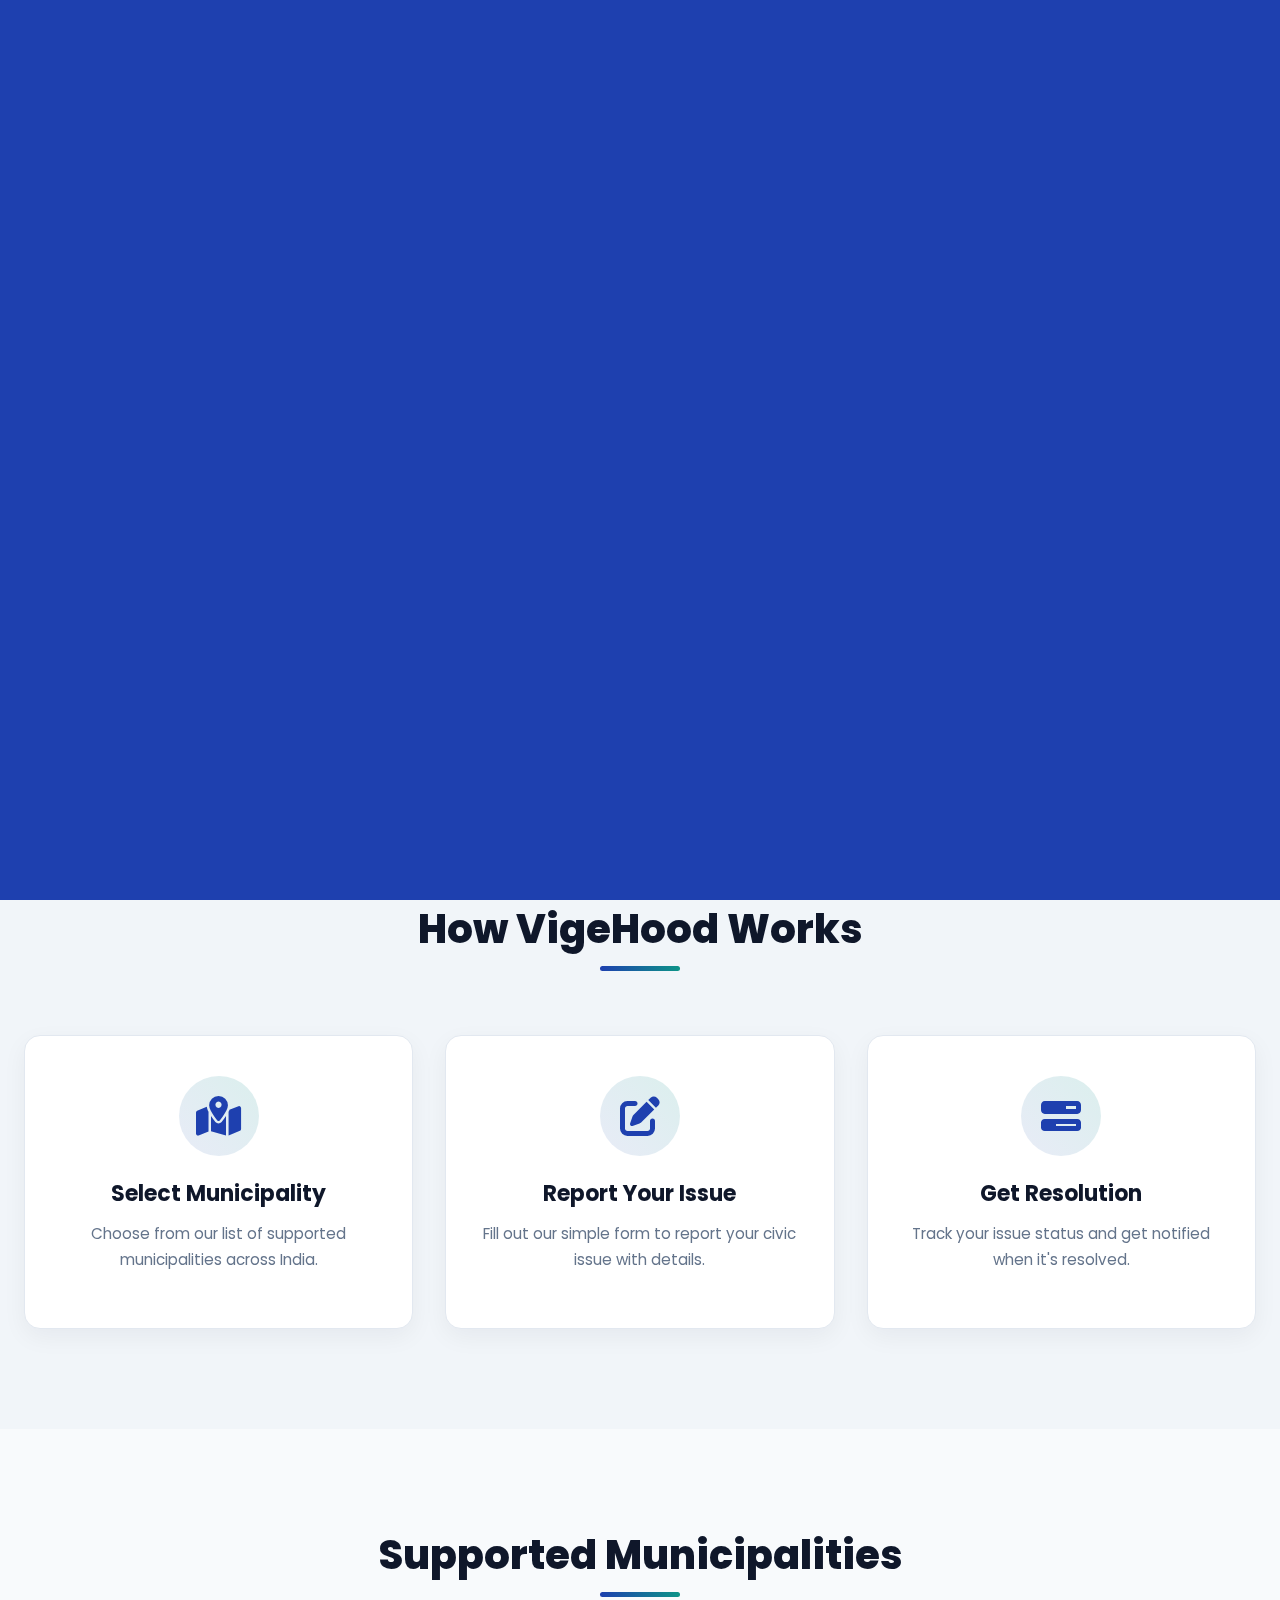
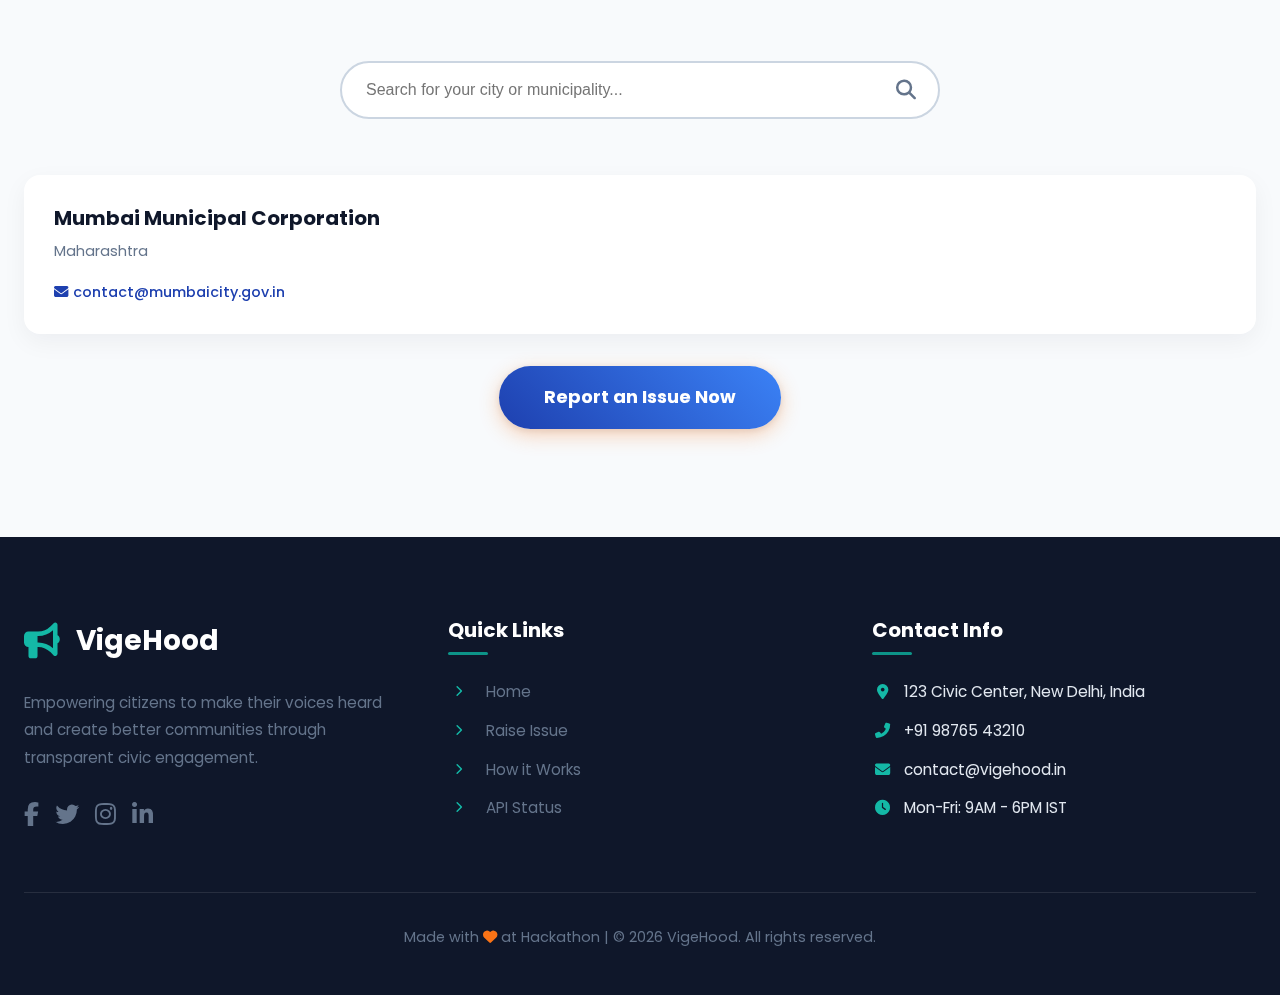
<file: index.html>
<!DOCTYPE html>
<html lang="en">
<head>
    <meta charset="UTF-8">
    <meta name="viewport" content="width=device-width, initial-scale=1.0">
    <title>VigeHood - Citizen Empowerment Platform</title>
    <link rel="stylesheet" href="style.css">
    <link rel="stylesheet" href="https://cdnjs.cloudflare.com/ajax/libs/font-awesome/6.4.0/css/all.min.css">
    <link href="https://fonts.googleapis.com/css2?family=Poppins:wght@300;400;500;600;700;800&display=swap" rel="stylesheet">
</head>
<body class="logged-out"> <!-- Class will be toggled by JS -->

    <header>
        <div class="container">
            <div class="header-content">
                <a href="index.html" class="logo">
                    <div class="logo-icon"><i class="fas fa-bullhorn"></i></div>
                    <div class="logo-text">VigeHood</div>
                </a>
                <nav id="main-nav">
                    <ul>
                        <li><a href="index.html" class="active"><i class="fas fa-home"></i> Home</a></li>
                        <li><a href="report-issue.html"><i class="fas fa-file-pen"></i> Raise Issue</a></li>

                        <!-- Auth-dependent Links -->
                        <li class="nav-auth-item protected"><a href="dashboard.html"><i class="fas fa-tachometer-alt"></i> Dashboard</a></li>
                        <li class="nav-auth-item protected"><a href="awards.html"><i class="fas fa-trophy"></i> Awards</a></li>
                        <li class="nav-auth-item protected"><a href="profile.html"><i class="fas fa-user-circle"></i> Profile</a></li>
                        <li class="nav-auth-item protected"><a href="#" id="signout-link"><i class="fas fa-sign-out-alt"></i> Sign Out</a></li>

                        <li class="nav-auth-item public"><a href="signin.html"><i class="fas fa-sign-in-alt"></i> Sign In</a></li>
                        <li class="nav-auth-item public"><a href="signup.html"><i class="fas fa-user-plus"></i> Sign Up</a></li>
                        <!-- End Auth-dependent Links -->

                        <li><a href="api.html"><i class="fas fa-code"></i> API</a></li>
                        <li><a href="docs.html"><i class="fas fa-book"></i> Docs</a></li>
                        <li><a href="next-ai.html"><i class="fas fa-brain"></i> N3XT AI</a></li>
                    </ul>
                </nav>
                <button class="mobile-menu-btn" id="mobile-menu-toggle" aria-label="Open menu" aria-expanded="false">
                    <i class="fas fa-bars"></i>
                </button>
            </div>
        </div>
    </header>

    <!-- Hero Section (from previous response) -->
    <section class="hero">
        <div class="container">
            <div class="hero-content">
                <h1>Empowering Citizens to Voice Problems to Municipalities Easily</h1>
                <p>Your platform to report civic issues and get them resolved quickly. Together, we can build better communities.</p>
                <a href="report-issue.html" class="cta-button">Raise an Issue <i class="fas fa-arrow-right" style="margin-left: 8px; font-size: 0.9em;"></i></a>
            </div>
        </div>
    </section>

    <!-- Features Section (from previous response) -->
    <section class="features">
        <div class="container">
            <h2 class="section-title">How VigeHood Works</h2>
            <div class="features-grid">
                <div class="feature-card">
                    <div class="feature-icon"><i class="fas fa-map-marked-alt"></i></div>
                    <h3>Select Municipality</h3>
                    <p>Choose from our list of supported municipalities across India.</p>
                </div>
                <div class="feature-card">
                    <div class="feature-icon"><i class="fas fa-edit"></i></div>
                    <h3>Report Your Issue</h3>
                    <p>Fill out our simple form to report your civic issue with details.</p>
                </div>
                <div class="feature-card">
                    <div class="feature-icon"><i class="fas fa-tasks-alt"></i></div>
                    <h3>Get Resolution</h3>
                    <p>Track your issue status and get notified when it's resolved.</p>
                </div>
            </div>
        </div>
    </section>

    <!-- Municipalities Section (from previous response, but link to report-issue.html or internal logic) -->
    <section id="municipalities" class="municipalities">
        <div class="container">
            <h2 class="section-title">Supported Municipalities</h2>
            <div class="search-box">
                <input type="text" id="municipality-search" placeholder="Search for your city or municipality...">
                <i class="fas fa-search"></i>
            </div>
            <div class="municipality-grid">
                <!-- Example Card: Clicking this would ideally pre-fill on report-issue.html or be part of a flow -->
                <div class="municipality-card" data-value="Mumbai Municipal Corporation" onclick="location.href='report-issue.html?municipality=Mumbai+Municipal+Corporation'">
                    <h3>Mumbai Municipal Corporation</h3>
                    <p>Maharashtra</p>
                    <div class="email"><i class="fas fa-envelope" style="margin-right: 5px;"></i>contact@mumbaicity.gov.in</div>
                </div>
                <!-- Add other municipality cards -->
            </div>
            <div style="text-align: center; margin-top: 2rem;">
                <a href="report-issue.html" class="cta-button" style="background-image: linear-gradient(45deg, var(--primary), var(--primary-light));">Report an Issue Now</a>
            </div>
        </div>
    </section>

    <!-- Footer (from previous response) -->
    <footer>
        <div class="container">
            <div class="footer-content">
                <div class="footer-about">
                    <div class="footer-logo"><i class="fas fa-bullhorn"></i><span>VigeHood</span></div>
                    <p>Empowering citizens to make their voices heard and create better communities through transparent civic engagement.</p>
                    <div class="social-links">
                        <a href="#" aria-label="Facebook"><i class="fab fa-facebook-f"></i></a>
                        <a href="#" aria-label="Twitter"><i class="fab fa-twitter"></i></a>
                        <a href="#" aria-label="Instagram"><i class="fab fa-instagram"></i></a>
                        <a href="#" aria-label="LinkedIn"><i class="fab fa-linkedin-in"></i></a>
                    </div>
                </div>
                <div class="footer-links">
                    <h3>Quick Links</h3>
                    <ul>
                        <li><a href="index.html"><i class="fas fa-chevron-right"></i> Home</a></li>
                        <li><a href="report-issue.html"><i class="fas fa-chevron-right"></i> Raise Issue</a></li>
                        <li><a href="docs.html"><i class="fas fa-chevron-right"></i> How it Works</a></li>
                        <li><a href="api.html"><i class="fas fa-chevron-right"></i> API Status</a></li>
                    </ul>
                </div>
                <div class="footer-links">
                    <h3>Contact Info</h3>
                    <ul>
                        <li><i class="fas fa-map-marker-alt"></i> 123 Civic Center, New Delhi, India</li>
                        <li><i class="fas fa-phone-alt"></i> +91 98765 43210</li>
                        <li><i class="fas fa-envelope"></i> contact@vigehood.in</li>
                        <li><i class="fas fa-clock"></i> Mon-Fri: 9AM - 6PM IST</li>
                    </ul>
                </div>
            </div>
            <div class="footer-bottom">
                <p>Made with <i class="fas fa-heart"></i> at Hackathon | © <span id="current-year">2023</span> VigeHood. All rights reserved.</p>
            </div>
        </div>
    </footer>

    <script src="script.js"></script>
</body>
</html>
</file>
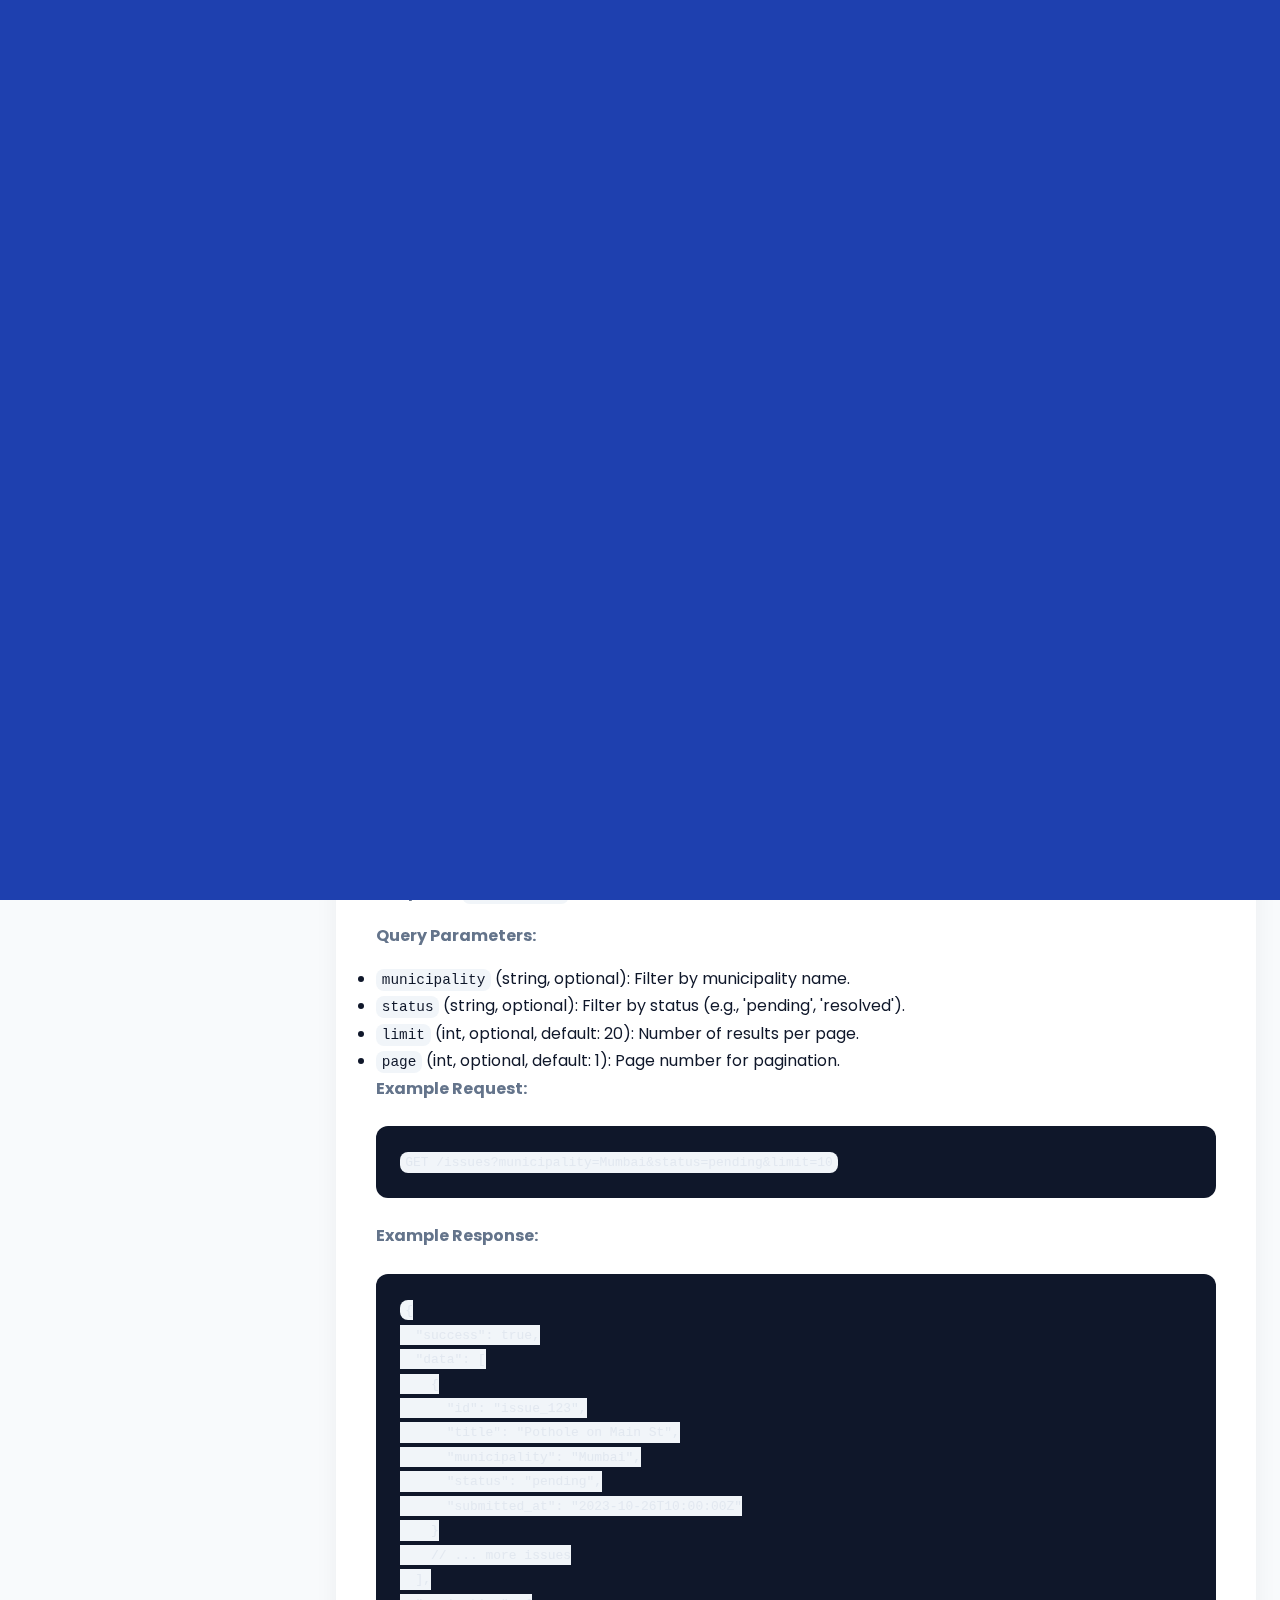
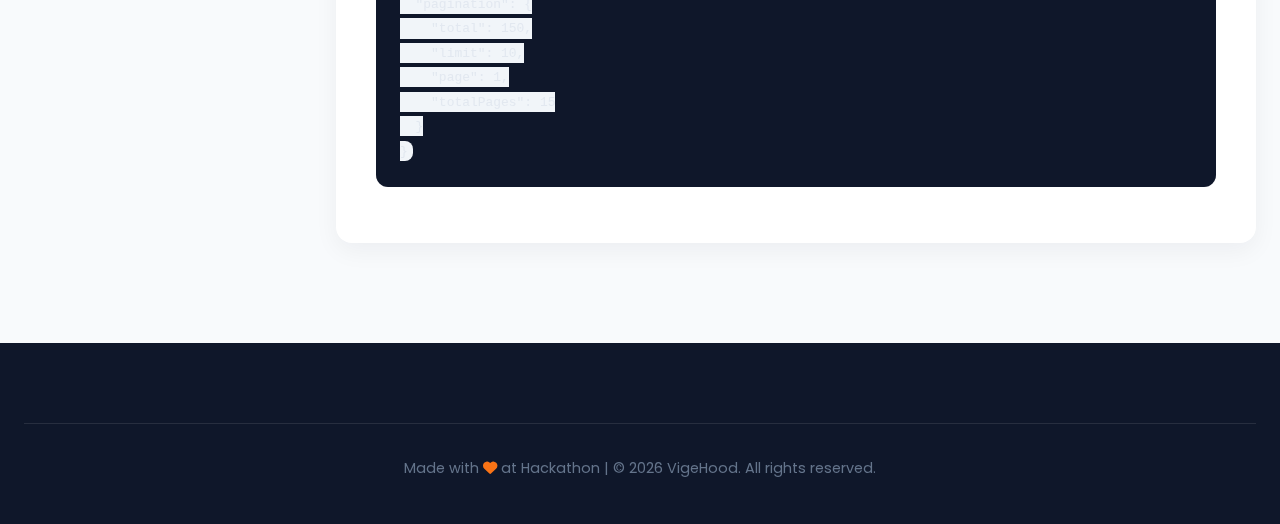
<file: api.html>
<!DOCTYPE html>
<html lang="en">
<head>
    <meta charset="UTF-8">
    <meta name="viewport" content="width=device-width, initial-scale=1.0">
    <title>API Documentation - VigeHood</title>
    <link rel="stylesheet" href="style.css">
    <link rel="stylesheet" href="https://cdnjs.cloudflare.com/ajax/libs/font-awesome/6.4.0/css/all.min.css">
    <link href="https://fonts.googleapis.com/css2?family=Poppins:wght@300;400;500;600;700;800&display=swap" rel="stylesheet">
</head>
<body class="logged-out"> <!-- Class will be toggled by JS -->

    <!-- Header (same as index.html, active class logic for current page) -->
    <header>
        <div class="container">
            <div class="header-content">
                <a href="index.html" class="logo">
                    <div class="logo-icon"><i class="fas fa-bullhorn"></i></div>
                    <div class="logo-text">VigeHood</div>
                </a>
                <nav id="main-nav">
                     <ul>
                        <li><a href="index.html"><i class="fas fa-home"></i> Home</a></li>
                        <li><a href="report-issue.html"><i class="fas fa-file-pen"></i> Raise Issue</a></li>

                        <li class="nav-auth-item protected"><a href="dashboard.html"><i class="fas fa-tachometer-alt"></i> Dashboard</a></li>
                        <li class="nav-auth-item protected"><a href="awards.html"><i class="fas fa-trophy"></i> Awards</a></li>
                        <li class="nav-auth-item protected"><a href="profile.html"><i class="fas fa-user-circle"></i> Profile</a></li>
                        <li class="nav-auth-item protected"><a href="#" id="signout-link"><i class="fas fa-sign-out-alt"></i> Sign Out</a></li>

                        <li class="nav-auth-item public"><a href="signin.html"><i class="fas fa-sign-in-alt"></i> Sign In</a></li>
                        <li class="nav-auth-item public"><a href="signup.html"><i class="fas fa-user-plus"></i> Sign Up</a></li>

                        <li><a href="api.html" class="active"><i class="fas fa-code"></i> API</a></li>
                        <li><a href="docs.html"><i class="fas fa-book"></i> Docs</a></li>
                        <li><a href="next-ai.html"><i class="fas fa-brain"></i> N3XT AI</a></li>
                    </ul>
                </nav>
                <button class="mobile-menu-btn" id="mobile-menu-toggle" aria-label="Open menu" aria-expanded="false">
                    <i class="fas fa-bars"></i>
                </button>
            </div>
        </div>
    </header>

    <section class="api-docs-section" style="padding-top: 40px;">
        <div class="container">
            <h1 class="section-title" style="text-align: left; margin-bottom: 2rem;">VigeHood Developer API</h1>
            <div class="content-page-layout">
                <aside class="content-sidebar">
                    <h3>API Endpoints</h3>
                    <ul>
                        <li><a href="#introduction" class="active">Introduction</a></li>
                        <li><a href="#authentication">Authentication</a></li>
                        <li><a href="#get-issues">Get Issues</a></li>
                        <li><a href="#submit-issue">Submit Issue</a></li>
                        <li><a href="#rate-limiting">Rate Limiting</a></li>
                        <li><a href="#status-codes">Status Codes</a></li>
                    </ul>
                </aside>
                <main class="content-main">
                    <article id="introduction">
                        <h2>Introduction</h2>
                        <p>Welcome to the VigeHood API! Our API allows developers to interact with the VigeHood platform programmatically. You can retrieve issue data, submit new issues (with proper authentication), and integrate VigeHood's functionalities into your own applications.</p>
                        <p>The base URL for all API endpoints is: <code>https://api.vigehood.example.com/v1</code></p>
                    </article>

                    <article id="authentication" style="margin-top: 2rem;">
                        <h2>Authentication</h2>
                        <p>Most API endpoints require authentication. We use API Keys for authentication. Include your API key in the <code>Authorization</code> header as a Bearer token:</p>
                        <pre><code>Authorization: Bearer YOUR_API_KEY</code></pre>
                        <p>You can generate and manage your API keys from your developer dashboard (once available).</p>
                    </article>

                     <article id="get-issues" style="margin-top: 2rem;">
                        <h2>Get Issues</h2>
                        <p>Retrieve a list of public civic issues.</p>
                        <p><strong>Endpoint:</strong> <code>GET /issues</code></p>
                        <p><strong>Query Parameters:</strong></p>
                        <ul>
                            <li><code>municipality</code> (string, optional): Filter by municipality name.</li>
                            <li><code>status</code> (string, optional): Filter by status (e.g., 'pending', 'resolved').</li>
                            <li><code>limit</code> (int, optional, default: 20): Number of results per page.</li>
                            <li><code>page</code> (int, optional, default: 1): Page number for pagination.</li>
                        </ul>
                        <p><strong>Example Request:</strong></p>
                        <pre><code>GET /issues?municipality=Mumbai&status=pending&limit=10</code></pre>
                        <p><strong>Example Response:</strong></p>
                        <pre><code>{
  "success": true,
  "data": [
    {
      "id": "issue_123",
      "title": "Pothole on Main St",
      "municipality": "Mumbai",
      "status": "pending",
      "submitted_at": "2023-10-26T10:00:00Z"
    }
    // ... more issues
  ],
  "pagination": {
    "total": 150,
    "limit": 10,
    "page": 1,
    "totalPages": 15
  }
}</code></pre>
                    </article>
                    <!-- Add more articles for other endpoints -->
                </main>
            </div>
        </div>
    </section>

    <!-- Footer (same as index.html) -->
    <footer>
        <div class="container">
            <!-- ... footer content ... -->
             <div class="footer-bottom">
                <p>Made with <i class="fas fa-heart"></i> at Hackathon | © <span id="current-year">2023</span> VigeHood. All rights reserved.</p>
            </div>
        </div>
    </footer>

    <script src="script.js"></script>
    <script>
        // Smooth scroll for sidebar links and active state
        document.querySelectorAll('.content-sidebar a').forEach(anchor => {
            anchor.addEventListener('click', function (e) {
                e.preventDefault();
                document.querySelectorAll('.content-sidebar a').forEach(a => a.classList.remove('active'));
                this.classList.add('active');
                document.querySelector(this.getAttribute('href')).scrollIntoView({
                    behavior: 'smooth', block: 'start'
                });
            });
        });
    </script>
</body>
</html>
</file>
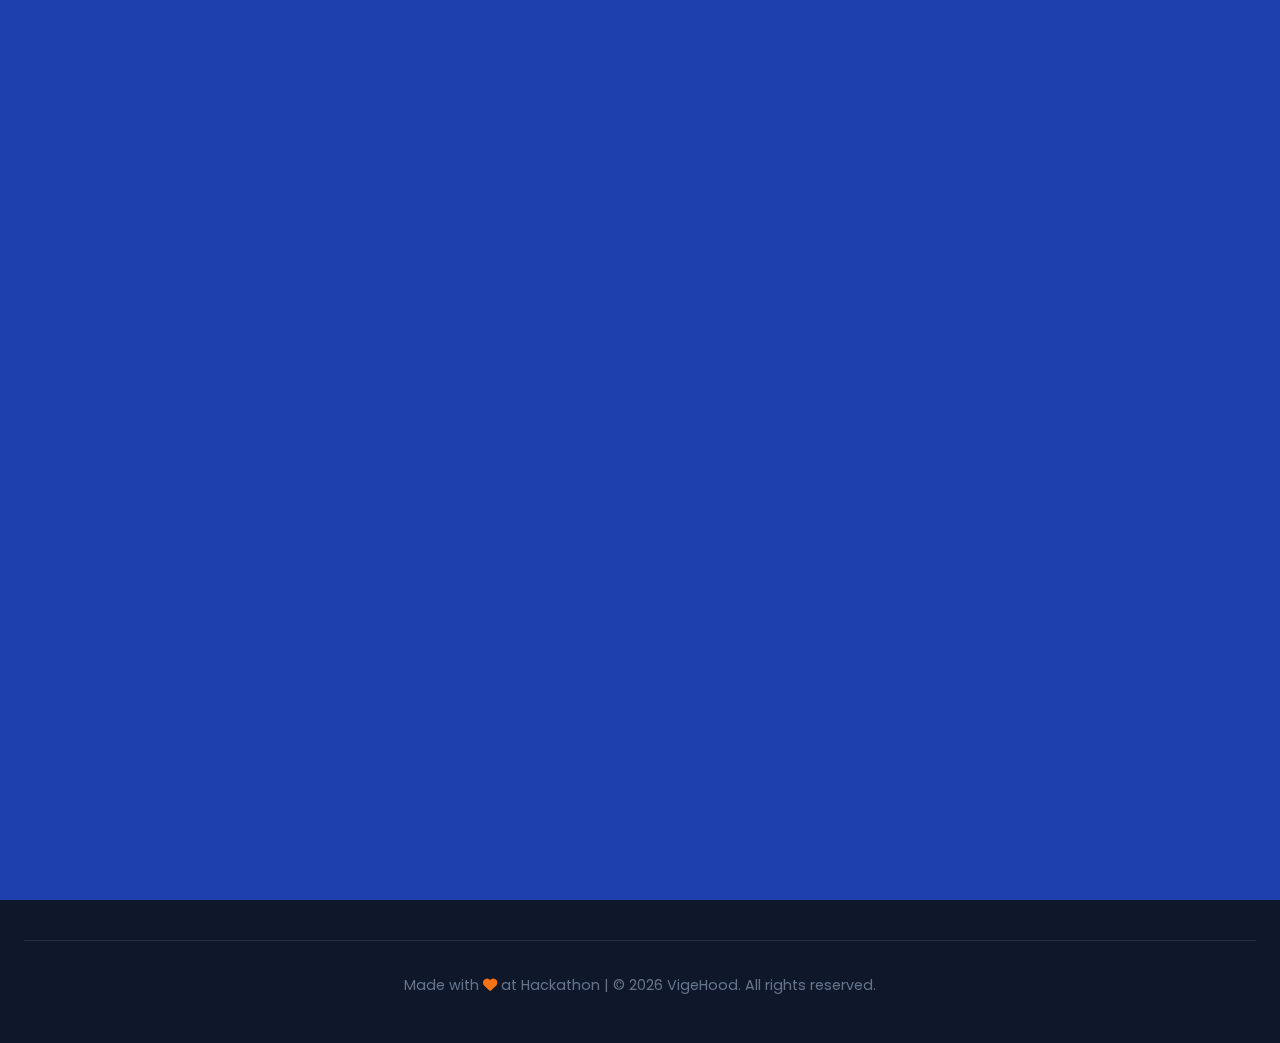
<file: dashboard.html>
<!DOCTYPE html>
<html lang="en">
<head>
    <meta charset="UTF-8">
    <meta name="viewport" content="width=device-width, initial-scale=1.0">
    <title>Dashboard - VigeHood</title>
    <link rel="stylesheet" href="style.css">
    <link rel="stylesheet" href="https://cdnjs.cloudflare.com/ajax/libs/font-awesome/6.4.0/css/all.min.css">
    <link href="https://fonts.googleapis.com/css2?family=Poppins:wght@300;400;500;600;700;800&display=swap" rel="stylesheet">
</head>
<body class="logged-in protected-page"> <!-- Add protected-page for JS check -->

    <!-- Header (same as index.html, active class logic for current page) -->
    <header>
        <div class="container">
            <div class="header-content">
                <a href="index.html" class="logo">
                    <div class="logo-icon"><i class="fas fa-bullhorn"></i></div>
                    <div class="logo-text">VigeHood</div>
                </a>
                <nav id="main-nav">
                     <ul>
                        <li><a href="index.html"><i class="fas fa-home"></i> Home</a></li>
                        <li><a href="report-issue.html"><i class="fas fa-file-pen"></i> Raise Issue</a></li>

                        <li class="nav-auth-item protected"><a href="dashboard.html" class="active"><i class="fas fa-tachometer-alt"></i> Dashboard</a></li>
                        <li class="nav-auth-item protected"><a href="awards.html"><i class="fas fa-trophy"></i> Awards</a></li>
                        <li class="nav-auth-item protected"><a href="profile.html"><i class="fas fa-user-circle"></i> Profile</a></li>
                        <li class="nav-auth-item protected"><a href="#" id="signout-link"><i class="fas fa-sign-out-alt"></i> Sign Out</a></li>

                        <li class="nav-auth-item public"><a href="signin.html"><i class="fas fa-sign-in-alt"></i> Sign In</a></li>
                        <li class="nav-auth-item public"><a href="signup.html"><i class="fas fa-user-plus"></i> Sign Up</a></li>

                        <li><a href="api.html"><i class="fas fa-code"></i> API</a></li>
                        <li><a href="docs.html"><i class="fas fa-book"></i> Docs</a></li>
                        <li><a href="next-ai.html"><i class="fas fa-brain"></i> N3XT AI</a></li>
                    </ul>
                </nav>
                <button class="mobile-menu-btn" id="mobile-menu-toggle" aria-label="Open menu" aria-expanded="false">
                    <i class="fas fa-bars"></i>
                </button>
            </div>
        </div>
    </header>

    <section class="dashboard-section" style="padding-top: 40px;"> <!-- Reduced top padding as header is sticky -->
        <div class="container">
            <div style="display: flex; justify-content: space-between; align-items: center; margin-bottom: 2rem;">
                <h1 style="font-size: 2rem; margin-bottom: 0;">Welcome, <span id="dashboard-username">User</span>!</h1>
                <a href="report-issue.html" class="cta-button" style="padding: 0.8rem 1.5rem; font-size: 0.9rem;">
                    <i class="fas fa-plus-circle" style="margin-right: 0.5rem;"></i>Report New Issue
                </a>
            </div>

            <h2 class="section-title" style="text-align: left; font-size: 1.75rem; margin-bottom: 1.5rem;">Your Activity Overview</h2>
            <div class="dashboard-grid">
                <div class="stat-card">
                    <div class="stat-card-icon"><i class="fas fa-file-alt"></i></div>
                    <div class="stat-card-info">
                        <h4 id="issues-submitted">5</h4>
                        <p>Issues Submitted</p>
                    </div>
                </div>
                <div class="stat-card">
                    <div class="stat-card-icon"><i class="fas fa-check-circle" style="color: var(--secondary);"></i></div>
                    <div class="stat-card-info">
                        <h4 id="issues-resolved">2</h4>
                        <p>Issues Resolved</p>
                    </div>
                </div>
                <div class="stat-card">
                    <div class="stat-card-icon"><i class="fas fa-hourglass-half" style="color: var(--accent);"></i></div>
                    <div class="stat-card-info">
                        <h4 id="issues-pending">3</h4>
                        <p>Issues Pending</p>
                    </div>
                </div>
                <div class="stat-card">
                    <div class="stat-card-icon"><i class="fas fa-medal" style="color: #FFD700;"></i></div> <!-- Gold color -->
                    <div class="stat-card-info">
                        <h4 id="awards-earned">1</h4>
                        <p>Awards Earned</p>
                    </div>
                </div>
            </div>

            <h2 class="section-title" style="text-align: left; font-size: 1.75rem; margin-top: 3rem; margin-bottom: 1.5rem;">Recent Issues</h2>
            <div class="profile-section" style="padding: 0;"> <!-- Reusing profile section for list style -->
                <div id="recent-issues-list">
                    <!-- Issues will be populated by JS -->
                    <div class="issue-list-item">
                        <div>
                            <div class="title">Pothole on Elm Street</div>
                            <small style="color: var(--gray);">Submitted: 2 days ago</small>
                        </div>
                        <span class="status pending">Pending</span>
                    </div>
                    <div class="issue-list-item">
                        <div>
                            <div class="title">Streetlight out near park</div>
                             <small style="color: var(--gray);">Submitted: 1 week ago</small>
                        </div>
                        <span class="status resolved">Resolved</span>
                    </div>
                     <!-- Placeholder if no issues -->
                     <!-- <p style="padding: 1rem; text-align:center; color: var(--gray);">No recent issues found. <a href="report-issue.html">Report one now!</a></p> -->
                </div>
            </div>
        </div>
    </section>

    <!-- Footer (same as index.html) -->
    <footer>
        <div class="container">
             <!-- ... footer content ... -->
            <div class="footer-bottom">
                <p>Made with <i class="fas fa-heart"></i> at Hackathon | © <span id="current-year">2023</span> VigeHood. All rights reserved.</p>
            </div>
        </div>
    </footer>

    <script src="script.js"></script>
    <script>
        document.addEventListener('DOMContentLoaded', function() {
            // Populate dashboard with user data (from localStorage for demo)
            const currentUser = JSON.parse(localStorage.getItem('currentUser'));
            if (currentUser && currentUser.name) {
                document.getElementById('dashboard-username').textContent = currentUser.name;
            }
            // In a real app, fetch this data from your backend.
            // Example: document.getElementById('issues-submitted').textContent = fetchedData.totalIssues;
        });
    </script>
</body>
</html>
</file>
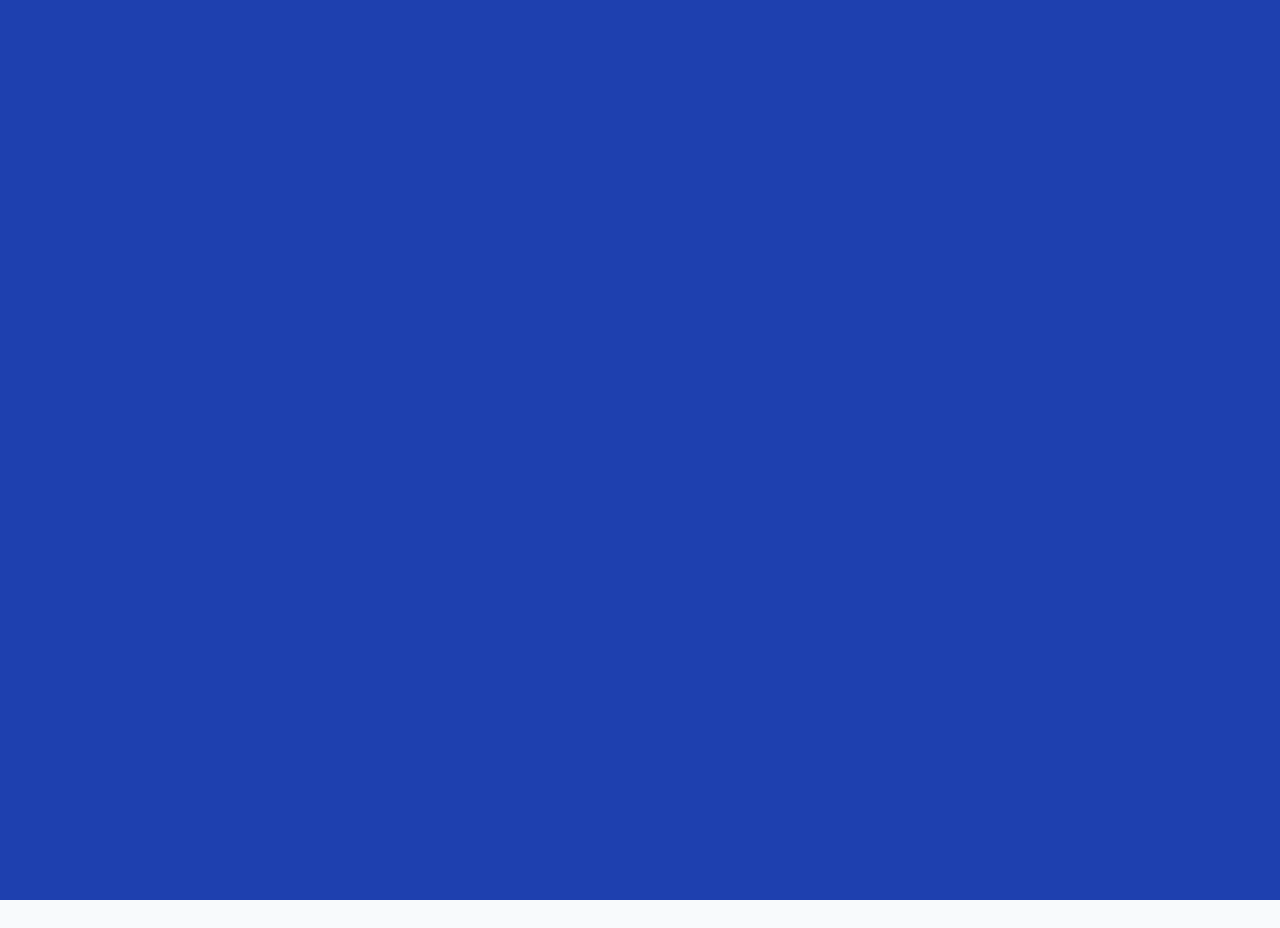
<file: docs.html>
<!DOCTYPE html>
<html lang="en">
<head>
    <meta charset="UTF-8">
    <meta name="viewport" content="width=device-width, initial-scale=1.0">
    <title>Report an Issue - VigeHood</title>
    <link rel="stylesheet" href="style.css">
    <link rel="stylesheet" href="https://cdnjs.cloudflare.com/ajax/libs/font-awesome/6.4.0/css/all.min.css">
    <link href="https://fonts.googleapis.com/css2?family=Poppins:wght@300;400;500;600;700;800&display=swap" rel="stylesheet">
</head>
<body class="logged-out"> <!-- Class will be toggled by JS -->

    <!-- Header (same as index.html, ensure active class is correct for this page if needed) -->
    <header>
        <div class="container">
            <div class="header-content">
                <a href="index.html" class="logo">
                    <div class="logo-icon"><i class="fas fa-bullhorn"></i></div>
                    <div class="logo-text">VigeHood</div>
                </a>
                <nav id="main-nav">
                     <ul>
                        <li><a href="index.html"><i class="fas fa-home"></i> Home</a></li>
                        <li><a href="report-issue.html" class="active"><i class="fas fa-file-pen"></i> Raise Issue</a></li>

                        <li class="nav-auth-item protected"><a href="dashboard.html"><i class="fas fa-tachometer-alt"></i> Dashboard</a></li>
                        <li class="nav-auth-item protected"><a href="awards.html"><i class="fas fa-trophy"></i> Awards</a></li>
                        <li class="nav-auth-item protected"><a href="profile.html"><i class="fas fa-user-circle"></i> Profile</a></li>
                        <li class="nav-auth-item protected"><a href="#" id="signout-link"><i class="fas fa-sign-out-alt"></i> Sign Out</a></li>

                        <li class="nav-auth-item public"><a href="signin.html"><i class="fas fa-sign-in-alt"></i> Sign In</a></li>
                        <li class="nav-auth-item public"><a href="signup.html"><i class="fas fa-user-plus"></i> Sign Up</a></li>

                        <li><a href="api.html"><i class="fas fa-code"></i> API</a></li>
                        <li><a href="docs.html"><i class="fas fa-book"></i> Docs</a></li>
                        <li><a href="next-ai.html"><i class="fas fa-brain"></i> N3XT AI</a></li>
                    </ul>
                </nav>
                <button class="mobile-menu-btn" id="mobile-menu-toggle" aria-label="Open menu" aria-expanded="false">
                    <i class="fas fa-bars"></i>
                </button>
            </div>
        </div>
    </header>
<section class="api-docs-section" style="padding-top: 40px;">
    <div class="container">
        <h1 class="section-title" style="text-align: left; margin-bottom: 2rem;">VigeHood User Documentation</h1>
        <div class="content-page-layout">
            <aside class="content-sidebar">
                <h3>Getting Started</h3>
                <ul>
                    <li><a href="#creating-account" class="active">Creating an Account</a></li>
                    <li><a href="#reporting-issue">Reporting an Issue</a></li>
                    <li><a href="#tracking-issues">Tracking Your Issues</a></li>
                    <li><a href="#understanding-statuses">Understanding Issue Statuses</a></li>
                </ul>
                <h3>FAQs</h3>
                <ul>
                    <li><a href="#faq-supported-areas">What areas are supported?</a></li>
                    <li><a href="#faq-response-time">How long for a response?</a></li>
                </ul>
            </aside>
            <main class="content-main">
                <article id="creating-account">
                    <h2>Creating an Account</h2>
                    <p>To get the most out of VigeHood, create an account. This allows you to track your submitted issues, earn awards, and manage your profile.</p>
                    <ol>
                        <li>Navigate to the <a href="signup.html">Sign Up page</a>.</li>
                        <li>Fill in your full name, email address, and choose a secure password.</li>
                        <li>Agree to the Terms of Service and Privacy Policy.</li>
                        <li>Click "Sign Up". You may need to verify your email address.</li>
                    </ol>
                </article>
                <!-- More articles -->
            </main>
        </div>
    </div>
</section>
<!-- (JS for sidebar scroll as in api.html) -->
</file>
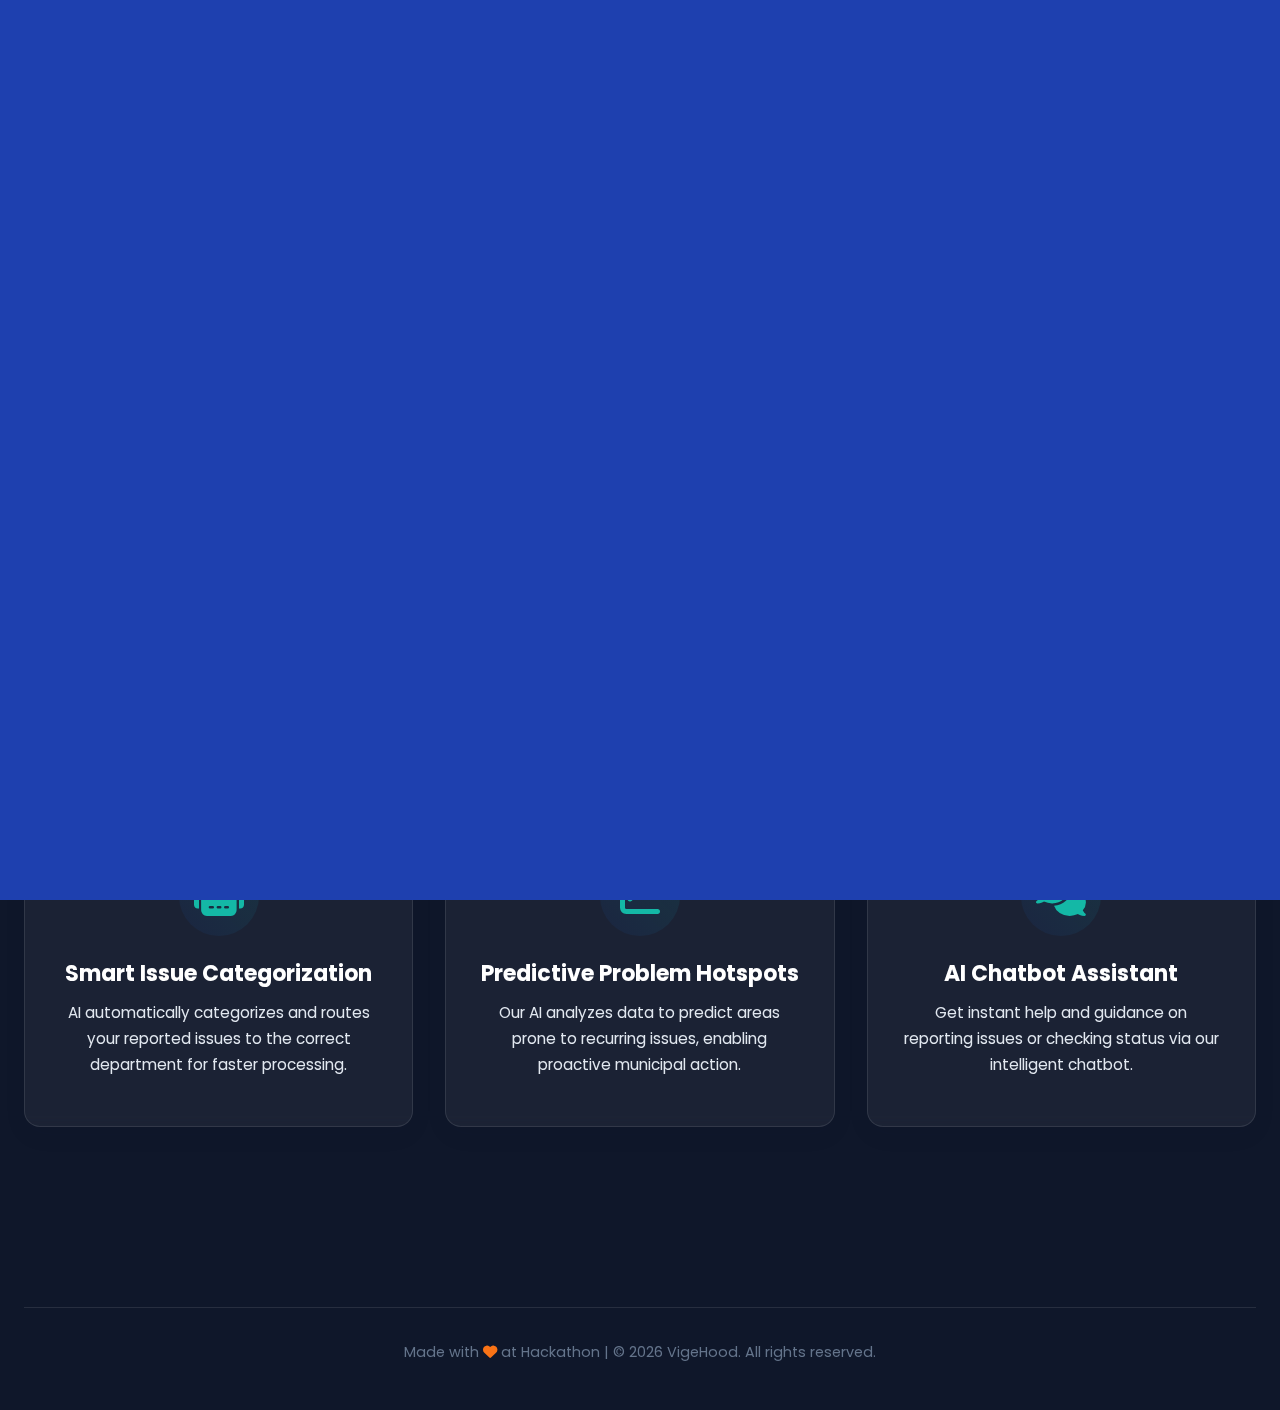
<file: next-ai.html>
<!DOCTYPE html>
<html lang="en">

<head>
    <meta charset="UTF-8">
    <meta name="viewport" content="width=device-width, initial-scale=1.0">
    <title>Report an Issue - VigeHood</title>
    <link rel="stylesheet" href="style.css">
    <link rel="stylesheet" href="https://cdnjs.cloudflare.com/ajax/libs/font-awesome/6.4.0/css/all.min.css">
    <link href="https://fonts.googleapis.com/css2?family=Poppins:wght@300;400;500;600;700;800&display=swap"
        rel="stylesheet">
</head>

<body class="logged-out"> <!-- Class will be toggled by JS -->

    <!-- Header (same as index.html, ensure active class is correct for this page if needed) -->
    <header>
        <div class="container">
            <div class="header-content">
                <a href="index.html" class="logo">
                    <div class="logo-icon"><i class="fas fa-bullhorn"></i></div>
                    <div class="logo-text">VigeHood</div>
                </a>
                <nav id="main-nav">
                    <ul>
                        <li><a href="index.html"><i class="fas fa-home"></i> Home</a></li>
                        <li><a href="report-issue.html" class="active"><i class="fas fa-file-pen"></i> Raise Issue</a>
                        </li>

                        <li class="nav-auth-item protected"><a href="dashboard.html"><i
                                    class="fas fa-tachometer-alt"></i> Dashboard</a></li>
                        <li class="nav-auth-item protected"><a href="awards.html"><i class="fas fa-trophy"></i>
                                Awards</a></li>
                        <li class="nav-auth-item protected"><a href="profile.html"><i class="fas fa-user-circle"></i>
                                Profile</a></li>
                        <li class="nav-auth-item protected"><a href="#" id="signout-link"><i
                                    class="fas fa-sign-out-alt"></i> Sign Out</a></li>

                        <li class="nav-auth-item public"><a href="signin.html"><i class="fas fa-sign-in-alt"></i> Sign
                                In</a></li>
                        <li class="nav-auth-item public"><a href="signup.html"><i class="fas fa-user-plus"></i> Sign
                                Up</a></li>

                        <li><a href="api.html"><i class="fas fa-code"></i> API</a></li>
                        <li><a href="docs.html"><i class="fas fa-book"></i> Docs</a></li>
                        <li><a href="next-ai.html"><i class="fas fa-brain"></i> N3XT AI</a></li>
                    </ul>
                </nav>
                <button class="mobile-menu-btn" id="mobile-menu-toggle" aria-label="Open menu" aria-expanded="false">
                    <i class="fas fa-bars"></i>
                </button>
            </div>
        </div>
    </header>
    <section class="next-ai-hero">
        <div class="container">
            <h1>The Future is <span style="color: var(--secondary-light);">N3XT AI</span></h1>
            <p>VigeHood is evolving. Discover how Artificial Intelligence will supercharge citizen empowerment and civic
                issue resolution.</p> <a href="#learn-more" class="cta-button">Explore AI Features <i
                    class="fas fa-angle-double-down" style="margin-left: 8px;"></i></a>
        </div>
    </section>
    <section id="learn-more" class="features" style="background: var(--dark);">
        <div class="container">
            <h2 class="section-title" style="color: white;">AI-Powered Enhancements</h2>
            <div class="features-grid">
                <div class="ai-feature-card feature-card">
                    <!-- Re-use feature-card styling with ai-specific overrides -->
                    <div class="feature-icon"><i class="fas fa-robot"></i></div>
                    <h3>Smart Issue Categorization</h3>
                    <p>AI automatically categorizes and routes your reported issues to the correct department for faster
                        processing.</p>
                </div>
                <div class="ai-feature-card feature-card">
                    <div class="feature-icon"><i class="fas fa-chart-line"></i></div>
                    <h3>Predictive Problem Hotspots</h3>
                    <p>Our AI analyzes data to predict areas prone to recurring issues, enabling proactive municipal
                        action.
                    </p>
                </div>
                <div class="ai-feature-card feature-card">
                    <div class="feature-icon"><i class="fas fa-comments"></i></div>
                    <h3>AI Chatbot Assistant</h3>
                    <p>Get instant help and guidance on reporting issues or checking status via our intelligent chatbot.
                    </p>
                </div>
            </div>
        </div>
    </section>
      <!-- Footer (same as index.html) -->
    <footer>
        <div class="container">
            <!-- ... footer content ... -->
            <div class="footer-bottom">
                <p>Made with <i class="fas fa-heart"></i> at Hackathon | © <span id="current-year">2023</span> VigeHood. All rights reserved.</p>
            </div>
        </div>
    </footer>

    <!-- Toast Notification -->
    <div class="toast" id="toast" role="alert" aria-live="assertive">
        <i class="fas fa-check-circle"></i>
        <div class="toast-content">
            <h4 id="toast-title">Issue Submitted Successfully!</h4>
            <p id="toast-message">Thank you for reporting. We'll get back to you soon.</p>
        </div>
    </div>

    <script src="script.js"></script>
    <script>
        // Page-specific JS for report-issue.html
        document.addEventListener('DOMContentLoaded', function() {
            // Pre-fill municipality from URL query parameter if present
            const urlParams = new URLSearchParams(window.location.search);
            const municipalityFromQuery = urlParams.get('municipality');
            const municipalitySelect = document.getElementById('municipality');

            // Populate municipality dropdown (example data, fetch from API in real app)
            const municipalities = [
                "Mumbai Municipal Corporation", "Delhi Municipal Corporation", "Bangalore Mahanagara Palike",
                "Chennai Corporation", "Kolkata Municipal Corporation", "Hyderabad Municipal Corporation", "Pune Municipal Corporation"
            ];
            municipalities.forEach(m => {
                const option = new Option(m, m);
                municipalitySelect.add(option);
            });

            if (municipalityFromQuery && municipalitySelect) {
                municipalitySelect.value = municipalityFromQuery;
            }

            // Handle issue form submission
            const issueForm = document.getElementById('civic-issue-form');
            if (issueForm) {
                issueForm.addEventListener('submit', function(e) {
                    e.preventDefault();
                    // Basic validation already handled by 'required' attribute
                    // In a real app, you'd gather form data:
                    // const formData = new FormData(issueForm);
                    // And send it to your backend API
                    console.log('Issue form submitted (simulated)');
                    
                    showToast('Issue Submitted!', 'Your report has been sent for review. If you provided an email, you might receive updates.', 'success');
                    issueForm.reset();
                    if (municipalityFromQuery) municipalitySelect.value = municipalityFromQuery; // Re-select if from query
                });
            }

            // Show/hide name & email based on login state (from global script.js)
            function updateAuthFieldsVisibility() {
                const isLoggedIn = document.body.classList.contains('logged-in');
                document.querySelectorAll('.auth-field-note').forEach(el => el.style.display = isLoggedIn ? 'none' : 'inline');
                document.querySelectorAll('.logged-out-note').forEach(el => el.style.display = isLoggedIn ? 'none' : 'block');
                
                const nameInput = document.getElementById('fullname');
                const emailInput = document.getElementById('email');
                if (isLoggedIn) {
                    // In a real app, pre-fill with logged-in user's data
                    // For now, just make them not required and potentially hide/disable
                    if(nameInput) nameInput.required = false;
                    if(emailInput) emailInput.required = false;
                } else {
                    if(nameInput) nameInput.required = true;
                    if(emailInput) emailInput.required = true;
                }
            }
            // Call it initially and if auth state changes (via custom event or observer from script.js)
            updateAuthFieldsVisibility(); 
            document.addEventListener('authStateChanged', updateAuthFieldsVisibility);
        });
    </script>
</body>
</html>
</file>
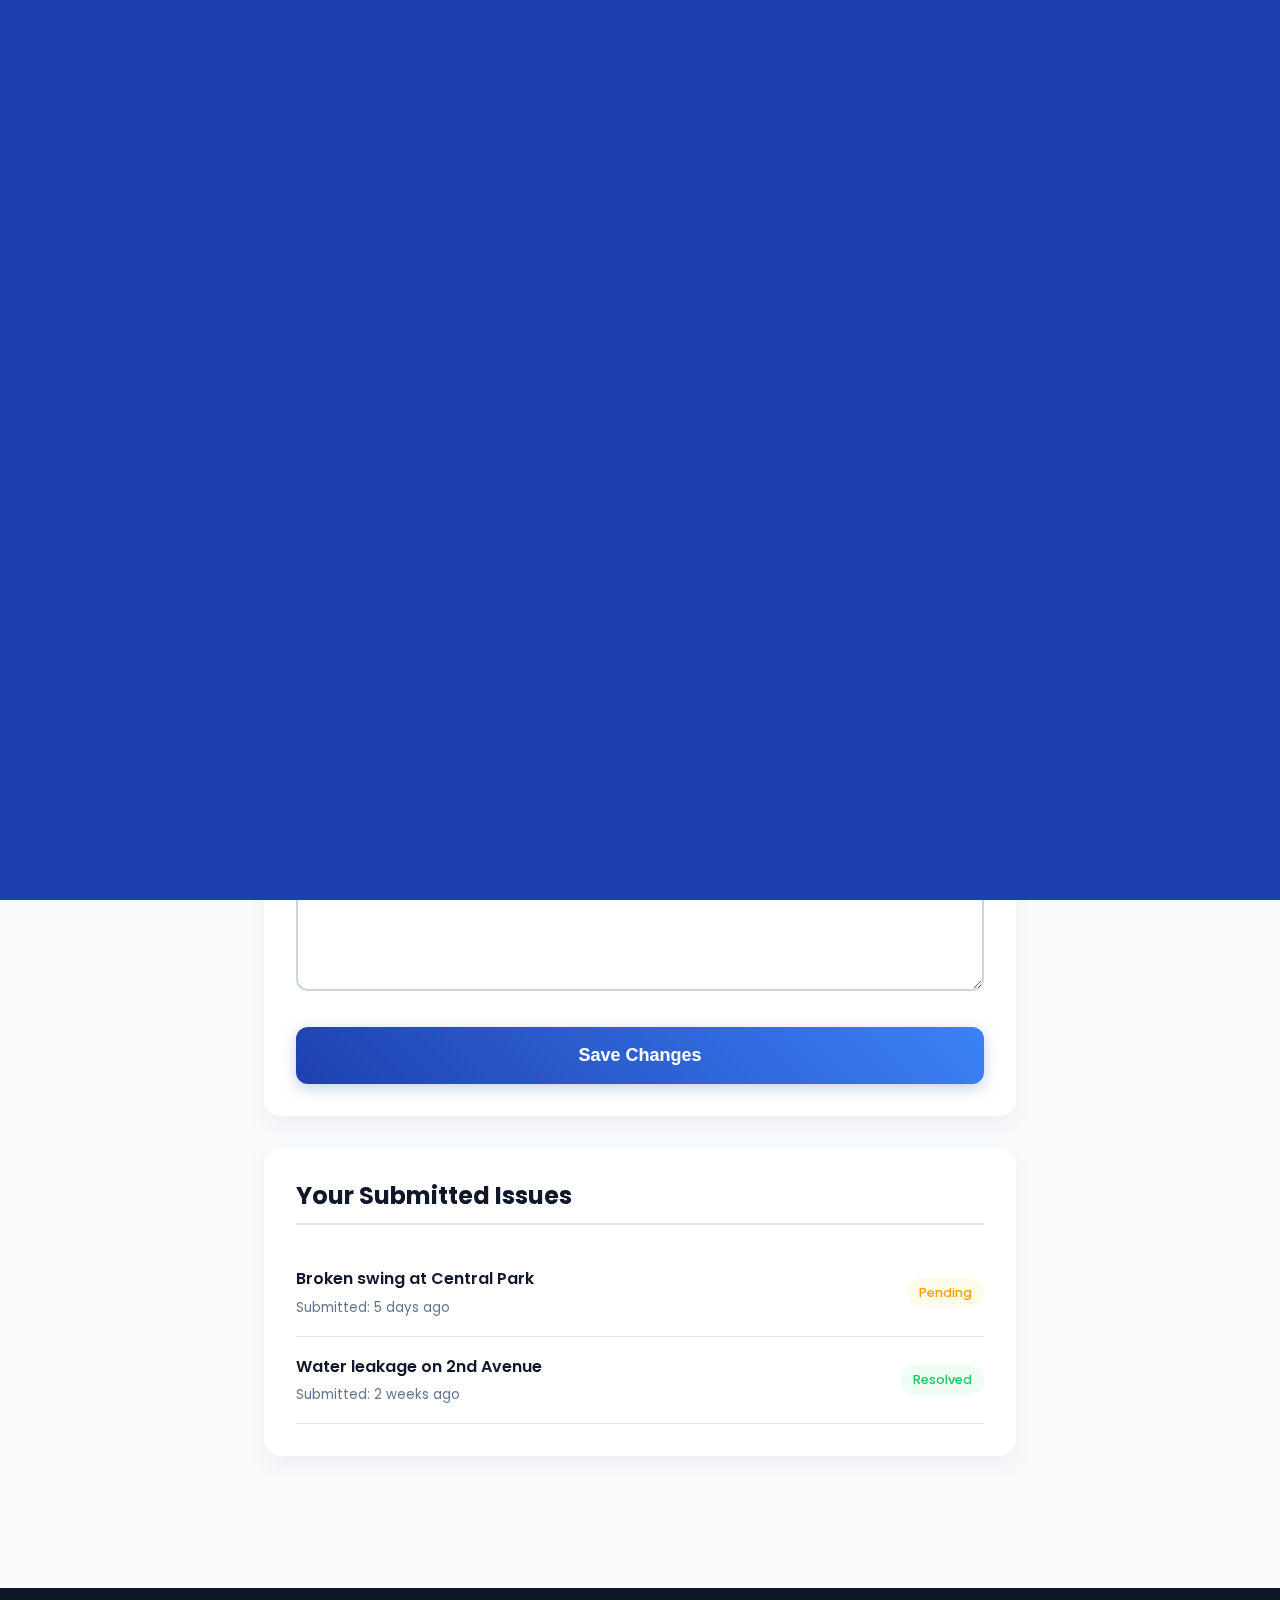
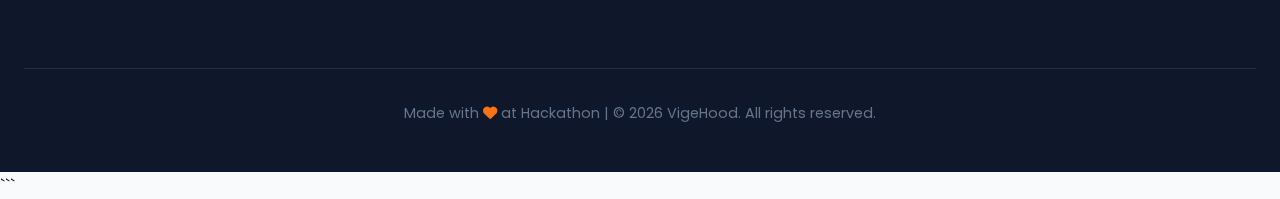
<file: profile.html>
<!DOCTYPE html>
<html lang="en">

<head>
    <meta charset="UTF-8">
    <meta name="viewport" content="width=device-width, initial-scale=1.0">
    <title>Report an Issue - VigeHood</title>
    <link rel="stylesheet" href="style.css">
    <link rel="stylesheet" href="https://cdnjs.cloudflare.com/ajax/libs/font-awesome/6.4.0/css/all.min.css">
    <link href="https://fonts.googleapis.com/css2?family=Poppins:wght@300;400;500;600;700;800&display=swap"
        rel="stylesheet">
</head>

<body class="logged-out"> <!-- Class will be toggled by JS -->

    <!-- Header (same as index.html, ensure active class is correct for this page if needed) -->
    <header>
        <div class="container">
            <div class="header-content">
                <a href="index.html" class="logo">
                    <div class="logo-icon"><i class="fas fa-bullhorn"></i></div>
                    <div class="logo-text">VigeHood</div>
                </a>
                <nav id="main-nav">
                    <ul>
                        <li><a href="index.html"><i class="fas fa-home"></i> Home</a></li>
                        <li><a href="report-issue.html" class="active"><i class="fas fa-file-pen"></i> Raise Issue</a>
                        </li>

                        <li class="nav-auth-item protected"><a href="dashboard.html"><i
                                    class="fas fa-tachometer-alt"></i> Dashboard</a></li>
                        <li class="nav-auth-item protected"><a href="awards.html"><i class="fas fa-trophy"></i>
                                Awards</a></li>
                        <li class="nav-auth-item protected"><a href="profile.html"><i class="fas fa-user-circle"></i>
                                Profile</a></li>
                        <li class="nav-auth-item protected"><a href="#" id="signout-link"><i
                                    class="fas fa-sign-out-alt"></i> Sign Out</a></li>

                        <li class="nav-auth-item public"><a href="signin.html"><i class="fas fa-sign-in-alt"></i> Sign
                                In</a></li>
                        <li class="nav-auth-item public"><a href="signup.html"><i class="fas fa-user-plus"></i> Sign
                                Up</a></li>

                        <li><a href="api.html"><i class="fas fa-code"></i> API</a></li>
                        <li><a href="docs.html"><i class="fas fa-book"></i> Docs</a></li>
                        <li><a href="next-ai.html"><i class="fas fa-brain"></i> N3XT AI</a></li>
                    </ul>
                </nav>
                <button class="mobile-menu-btn" id="mobile-menu-toggle" aria-label="Open menu" aria-expanded="false">
                    <i class="fas fa-bars"></i>
                </button>
            </div>
        </div>
    </header>

    <body class="logged-in protected-page">
        <div class="profile-header">
            <div class="container">
                <div class="profile-avatar">
                    <i class="fas fa-user"></i> <!-- Or <img src="avatar.jpg" alt="User Avatar"> -->
                </div>
                <h1 class="profile-name" id="profile-page-username">Demo User</h1>
                <p class="profile-email" id="profile-page-email">user@example.com</p>
            </div>
        </div>
        <section class="profile-content-section">
            <div class="container profile-content">
                <div class="profile-section">
                    <h3>Account Information</h3>
                    <form id="edit-profile-form">
                        <div class="form-row">
                            <div class="form-group">
                                <label for="profile-fullname">Full Name</label>
                                <input type="text" id="profile-fullname" value="Demo User">
                            </div>
                            <div class="form-group">
                                <label for="profile-email-field">Email (cannot change)</label>
                                <input type="email" id="profile-email-field" value="user@example.com" disabled>
                            </div>
                        </div>
                        <div class="form-group">
                            <label for="profile-bio">Short Bio (Optional)</label>
                            <textarea id="profile-bio" placeholder="Tell us a bit about yourself..."></textarea>
                        </div>
                        <button type="submit" class="submit-btn">Save Changes</button>
                    </form>
                </div>

                <div class="profile-section">
                    <h3>Your Submitted Issues</h3>
                    <div id="user-issues-list">
                        <!-- Example, to be populated by JS -->
                        <div class="issue-list-item">
                            <div>
                                <div class="title">Broken swing at Central Park</div>
                                <small style="color: var(--gray);">Submitted: 5 days ago</small>
                            </div>
                            <span class="status pending">Pending</span>
                        </div>
                        <div class="issue-list-item">
                            <div>
                                <div class="title">Water leakage on 2nd Avenue</div>
                                <small style="color: var(--gray);">Submitted: 2 weeks ago</small>
                            </div>
                            <span class="status resolved">Resolved</span>
                        </div>
                        <p style="padding: 1rem; text-align:center; color: var(--gray); display:none;"
                            id="no-user-issues">You haven't submitted any issues yet.</p>
                    </div>
                </div>
            </div>
        </section>
          <!-- Footer (same as index.html) -->
    <footer>
        <div class="container">
            <!-- ... footer content ... -->
            <div class="footer-bottom">
                <p>Made with <i class="fas fa-heart"></i> at Hackathon | © <span id="current-year">2023</span> VigeHood. All rights reserved.</p>
            </div>
        </div>
    </footer>

    <!-- Toast Notification -->
    <div class="toast" id="toast" role="alert" aria-live="assertive">
        <i class="fas fa-check-circle"></i>
        <div class="toast-content">
            <h4 id="toast-title">Issue Submitted Successfully!</h4>
            <p id="toast-message">Thank you for reporting. We'll get back to you soon.</p>
        </div>
    </div>
    
        <!-- (JS to populate user data, handle form submission - simulated) -->
        <script src="script.js"></script>
        <script>
            document.addEventListener('DOMContentLoaded', function () {
                const currentUser = JSON.parse(localStorage.getItem('currentUser'));
                if (currentUser) {
                    document.getElementById('profile-page-username').textContent = currentUser.name || 'User';
                    document.getElementById('profile-page-email').textContent = currentUser.email || 'Not available';
                    document.getElementById('profile-fullname').value = currentUser.name || '';
                    document.getElementById('profile-email-field').value = currentUser.email || '';
                    // In a real app, fetch bio and submitted issues from backend
                }

                document.getElementById('edit-profile-form').addEventListener('submit', function (e) {
                    e.preventDefault();
                    // Simulate saving changes
                    const newName = document.getElementById('profile-fullname').value;
                    if (currentUser) {
                        currentUser.name = newName;
                        localStorage.setItem('currentUser', JSON.stringify(currentUser));
                        document.getElementById('profile-page-username').textContent = newName;
                        // Also update username in header/dashboard if displayed there
                        const dashboardUsername = document.getElementById('dashboard-username');
                        if (dashboardUsername) dashboardUsername.textContent = newName;

                    }
                    showToast('Profile Updated!', 'Your changes have been saved (locally).', 'success');
                });
            });
        </script>
    </body>
    ```
</file>
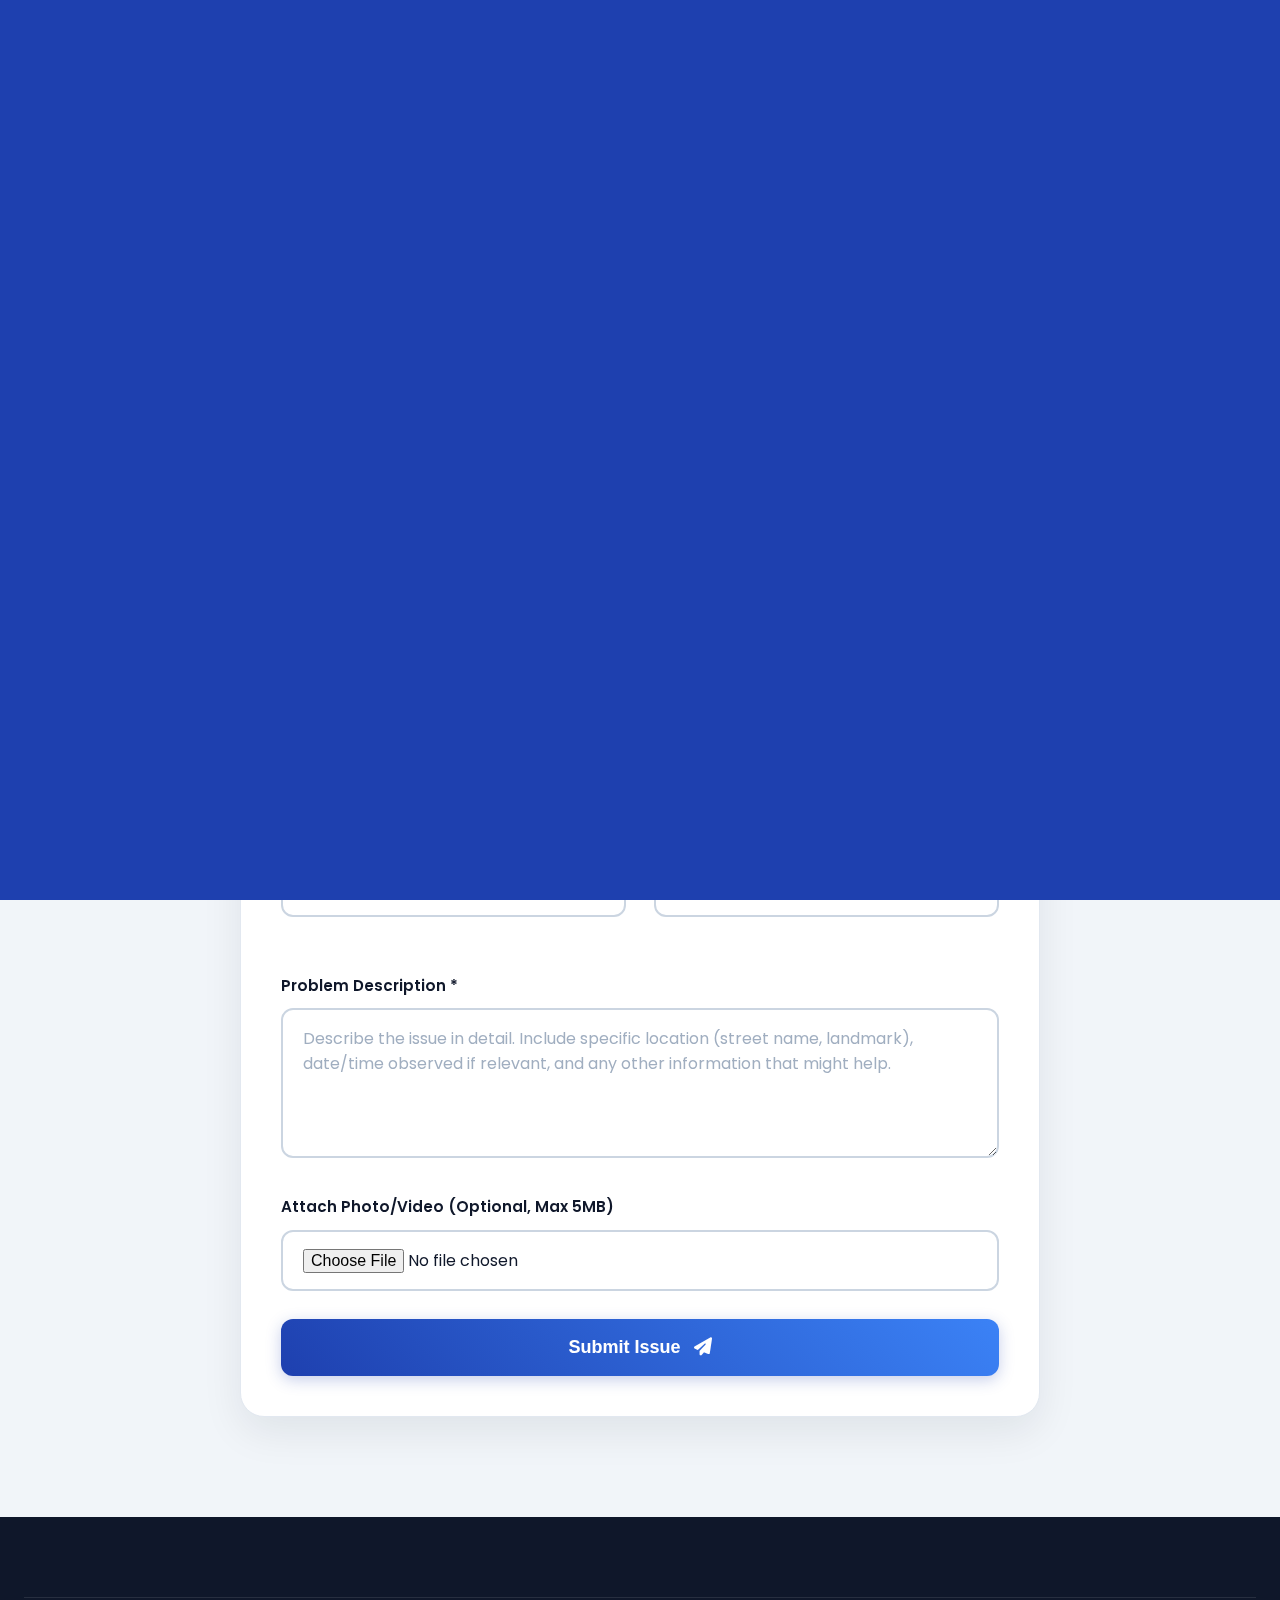
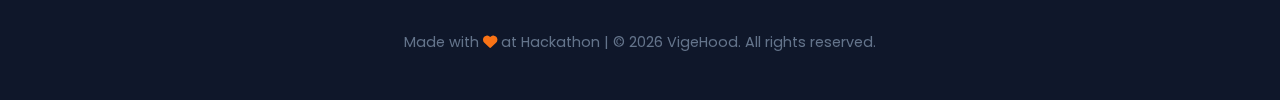
<file: report-issue.html>
<!DOCTYPE html>
<html lang="en">
<head>
    <meta charset="UTF-8">
    <meta name="viewport" content="width=device-width, initial-scale=1.0">
    <title>Report an Issue - VigeHood</title>
    <link rel="stylesheet" href="style.css">
    <link rel="stylesheet" href="https://cdnjs.cloudflare.com/ajax/libs/font-awesome/6.4.0/css/all.min.css">
    <link href="https://fonts.googleapis.com/css2?family=Poppins:wght@300;400;500;600;700;800&display=swap" rel="stylesheet">
</head>
<body class="logged-out"> <!-- Class will be toggled by JS -->

    <!-- Header (same as index.html, ensure active class is correct for this page if needed) -->
    <header>
        <div class="container">
            <div class="header-content">
                <a href="index.html" class="logo">
                    <div class="logo-icon"><i class="fas fa-bullhorn"></i></div>
                    <div class="logo-text">VigeHood</div>
                </a>
                <nav id="main-nav">
                     <ul>
                        <li><a href="index.html"><i class="fas fa-home"></i> Home</a></li>
                        <li><a href="report-issue.html" class="active"><i class="fas fa-file-pen"></i> Raise Issue</a></li>

                        <li class="nav-auth-item protected"><a href="dashboard.html"><i class="fas fa-tachometer-alt"></i> Dashboard</a></li>
                        <li class="nav-auth-item protected"><a href="awards.html"><i class="fas fa-trophy"></i> Awards</a></li>
                        <li class="nav-auth-item protected"><a href="profile.html"><i class="fas fa-user-circle"></i> Profile</a></li>
                        <li class="nav-auth-item protected"><a href="#" id="signout-link"><i class="fas fa-sign-out-alt"></i> Sign Out</a></li>

                        <li class="nav-auth-item public"><a href="signin.html"><i class="fas fa-sign-in-alt"></i> Sign In</a></li>
                        <li class="nav-auth-item public"><a href="signup.html"><i class="fas fa-user-plus"></i> Sign Up</a></li>

                        <li><a href="api.html"><i class="fas fa-code"></i> API</a></li>
                        <li><a href="docs.html"><i class="fas fa-book"></i> Docs</a></li>
                        <li><a href="next-ai.html"><i class="fas fa-brain"></i> N3XT AI</a></li>
                    </ul>
                </nav>
                <button class="mobile-menu-btn" id="mobile-menu-toggle" aria-label="Open menu" aria-expanded="false">
                    <i class="fas fa-bars"></i>
                </button>
            </div>
        </div>
    </header>

    <!-- Issue Form Section (from previous response) -->
    <section id="raise-issue" class="issue-form-section">
        <div class="container">
            <h2 class="section-title">Report a Civic Issue</h2>
            <div class="form-container">
                <div class="form-header">
                    <h2><i class="fas fa-file-alt"></i> Raise an Issue Form</h2>
                </div>
                <form id="civic-issue-form" class="form-content">
                    <p style="font-size: 0.9rem; color: var(--gray); margin-bottom: 1.5rem; text-align: center;">
                        Help us improve your community! Please provide as much detail as possible.
                        <span class="logged-out-note">If you <a href="signin.html">sign in</a> or <a href="signup.html">create an account</a>, you can track your submissions.</span>
                    </p>
                    <div class="form-row">
                        <div class="form-group">
                            <label for="fullname">Full Name <span class="auth-field-note">(Required if not signed in)</span></label>
                            <input type="text" id="fullname" name="fullname" placeholder="e.g., Jane Doe">
                        </div>
                        <div class="form-group">
                            <label for="email">Your Email <span class="auth-field-note">(Required if not signed in)</span></label>
                            <input type="email" id="email" name="email" placeholder="e.g., jane.doe@example.com">
                        </div>
                    </div>
                    <div class="form-group">
                        <label for="subject">Subject / Title of Issue *</label>
                        <input type="text" id="subject" name="subject" placeholder="e.g., Pothole on Main Street" required>
                    </div>
                    <div class="form-row">
                        <div class="form-group">
                            <label for="municipality">Target Municipality *</label>
                            <select id="municipality" name="municipality" required>
                                <option value="">Select municipality</option>
                                <!-- Options populated by JS or from query param -->
                            </select>
                        </div>
                        <div class="form-group">
                            <label for="category">Issue Category *</label>
                            <select id="category" name="category" required>
                                <option value="">Select category</option>
                                <option value="roads">Roads & Infrastructure</option>
                                <option value="water">Water Supply</option>
                                <option value="waste">Waste Management</option>
                                <option value="electricity">Electricity</option>
                                <option value="sanitation">Sanitation & Public Health</option>
                                <option value="parks">Parks & Public Spaces</option>
                                <option value="stray_animals">Stray Animals</option>
                                <option value="other">Other</option>
                            </select>
                        </div>
                    </div>
                    <div class="form-group">
                        <label for="description">Problem Description *</label>
                        <textarea id="description" name="description" placeholder="Describe the issue in detail. Include specific location (street name, landmark), date/time observed if relevant, and any other information that might help." required></textarea>
                    </div>
                    <div class="form-group">
                        <label for="attachment">Attach Photo/Video (Optional, Max 5MB)</label>
                        <input type="file" id="attachment" name="attachment" accept="image/*,video/*">
                    </div>
                    <button type="submit" class="submit-btn" id="submit-issue-btn">Submit Issue <i class="fas fa-paper-plane" style="margin-left: 8px;"></i></button>
                </form>
            </div>
        </div>
    </section>

    <!-- Footer (same as index.html) -->
    <footer>
        <div class="container">
            <!-- ... footer content ... -->
            <div class="footer-bottom">
                <p>Made with <i class="fas fa-heart"></i> at Hackathon | © <span id="current-year">2023</span> VigeHood. All rights reserved.</p>
            </div>
        </div>
    </footer>

    <!-- Toast Notification -->
    <div class="toast" id="toast" role="alert" aria-live="assertive">
        <i class="fas fa-check-circle"></i>
        <div class="toast-content">
            <h4 id="toast-title">Issue Submitted Successfully!</h4>
            <p id="toast-message">Thank you for reporting. We'll get back to you soon.</p>
        </div>
    </div>

    <script src="script.js"></script>
    <script>
        // Page-specific JS for report-issue.html
        document.addEventListener('DOMContentLoaded', function() {
            // Pre-fill municipality from URL query parameter if present
            const urlParams = new URLSearchParams(window.location.search);
            const municipalityFromQuery = urlParams.get('municipality');
            const municipalitySelect = document.getElementById('municipality');

            // Populate municipality dropdown (example data, fetch from API in real app)
            const municipalities = [
                "Mumbai Municipal Corporation", "Delhi Municipal Corporation", "Bangalore Mahanagara Palike",
                "Chennai Corporation", "Kolkata Municipal Corporation", "Hyderabad Municipal Corporation", "Pune Municipal Corporation"
            ];
            municipalities.forEach(m => {
                const option = new Option(m, m);
                municipalitySelect.add(option);
            });

            if (municipalityFromQuery && municipalitySelect) {
                municipalitySelect.value = municipalityFromQuery;
            }

            // Handle issue form submission
            const issueForm = document.getElementById('civic-issue-form');
            if (issueForm) {
                issueForm.addEventListener('submit', function(e) {
                    e.preventDefault();
                    // Basic validation already handled by 'required' attribute
                    // In a real app, you'd gather form data:
                    // const formData = new FormData(issueForm);
                    // And send it to your backend API
                    console.log('Issue form submitted (simulated)');
                    
                    showToast('Issue Submitted!', 'Your report has been sent for review. If you provided an email, you might receive updates.', 'success');
                    issueForm.reset();
                    if (municipalityFromQuery) municipalitySelect.value = municipalityFromQuery; // Re-select if from query
                });
            }

            // Show/hide name & email based on login state (from global script.js)
            function updateAuthFieldsVisibility() {
                const isLoggedIn = document.body.classList.contains('logged-in');
                document.querySelectorAll('.auth-field-note').forEach(el => el.style.display = isLoggedIn ? 'none' : 'inline');
                document.querySelectorAll('.logged-out-note').forEach(el => el.style.display = isLoggedIn ? 'none' : 'block');
                
                const nameInput = document.getElementById('fullname');
                const emailInput = document.getElementById('email');
                if (isLoggedIn) {
                    // In a real app, pre-fill with logged-in user's data
                    // For now, just make them not required and potentially hide/disable
                    if(nameInput) nameInput.required = false;
                    if(emailInput) emailInput.required = false;
                } else {
                    if(nameInput) nameInput.required = true;
                    if(emailInput) emailInput.required = true;
                }
            }
            // Call it initially and if auth state changes (via custom event or observer from script.js)
            updateAuthFieldsVisibility(); 
            document.addEventListener('authStateChanged', updateAuthFieldsVisibility);
        });
    </script>
</body>
</html>
</file>
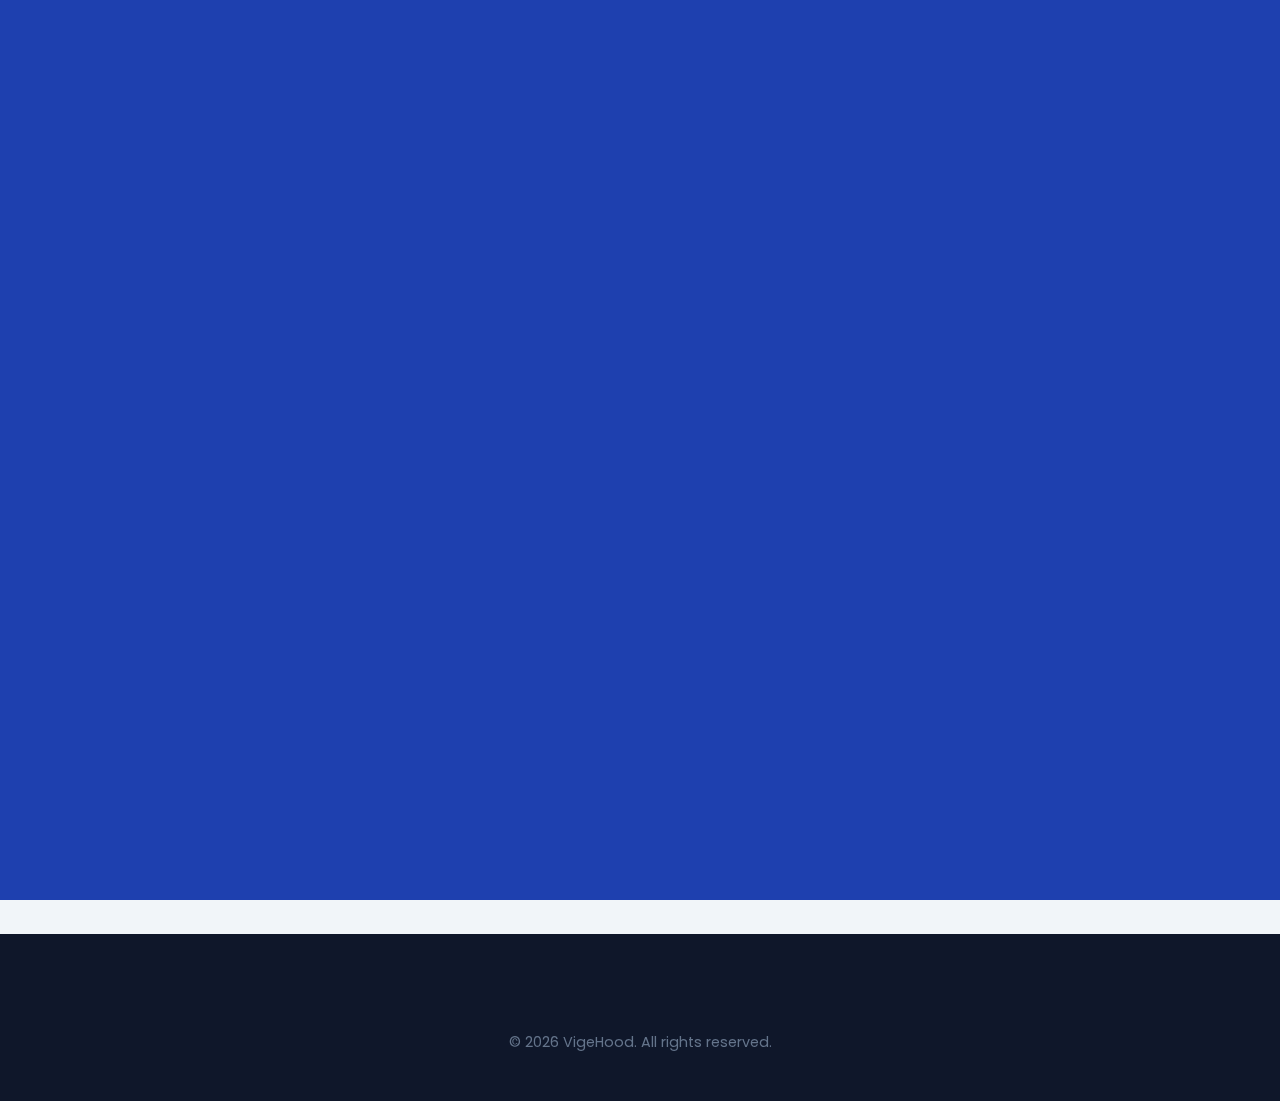
<file: signin.html>
<!DOCTYPE html>
<html lang="en">
<head>
    <meta charset="UTF-8">
    <meta name="viewport" content="width=device-width, initial-scale=1.0">
    <title>Sign In - VigeHood</title>
    <link rel="stylesheet" href="style.css">
    <link rel="stylesheet" href="https://cdnjs.cloudflare.com/ajax/libs/font-awesome/6.4.0/css/all.min.css">
    <link href="https://fonts.googleapis.com/css2?family=Poppins:wght@300;400;500;600;700;800&display=swap" rel="stylesheet">
</head>
<body class="logged-out">

    <!-- Header (Minimal or full, depending on preference) -->
    <header>
        <div class="container">
            <div class="header-content">
                <a href="index.html" class="logo">
                    <div class="logo-icon"><i class="fas fa-bullhorn"></i></div>
                    <div class="logo-text">VigeHood</div>
                </a>
                 <nav id="main-nav"> <!-- Keep consistent nav for UX -->
                    <ul>
                        <li><a href="index.html"><i class="fas fa-home"></i> Home</a></li>
                        <li><a href="report-issue.html"><i class="fas fa-file-pen"></i> Raise Issue</a></li>
                        <li class="nav-auth-item public"><a href="signup.html"><i class="fas fa-user-plus"></i> Sign Up</a></li>
                        <li><a href="docs.html"><i class="fas fa-book"></i> Docs</a></li>
                    </ul>
                </nav>
                <button class="mobile-menu-btn" id="mobile-menu-toggle" aria-label="Open menu" aria-expanded="false">
                    <i class="fas fa-bars"></i>
                </button>
            </div>
        </div>
    </header>

    <section class="auth-section">
        <div class="container">
            <div class="auth-container">
                <div class="logo-icon"><i class="fas fa-bullhorn"></i></div>
                <h2 class="auth-title">Welcome Back!</h2>
                <p class="auth-subtitle">Sign in to access your dashboard and track issues.</p>

                <form id="signin-form" class="auth-form">
                    <div class="form-group">
                        <label for="email">Email Address</label>
                        <input type="email" id="email" name="email" placeholder="you@example.com" required>
                    </div>
                    <div class="form-group">
                        <label for="password">Password</label>
                        <input type="password" id="password" name="password" placeholder="••••••••" required>
                        <a href="#" style="font-size: 0.85rem; display: block; text-align: right; margin-top: 0.5rem;">Forgot password?</a>
                    </div>
                    <button type="submit" class="submit-btn">Sign In</button>
                </form>
                <p class="auth-link">Don't have an account? <a href="signup.html">Sign Up</a></p>
            </div>
        </div>
    </section>

    <!-- Footer (Minimal or full) -->
     <footer>
        <div class="container">
            <div class="footer-bottom" style="border-top: none; padding-top: 1rem;">
                <p>© <span id="current-year">2023</span> VigeHood. All rights reserved.</p>
            </div>
        </div>
    </footer>

    <div class="toast" id="toast" role="alert" aria-live="assertive">
        <i class=""></i> <div class="toast-content"><h4 id="toast-title"></h4><p id="toast-message"></p></div>
    </div>

    <script src="script.js"></script>
    <script>
        // Page-specific JS for signin.html
        document.addEventListener('DOMContentLoaded', function() {
            const signinForm = document.getElementById('signin-form');
            if (signinForm) {
                signinForm.addEventListener('submit', function(e) {
                    e.preventDefault();
                    const email = document.getElementById('email').value;
                    const password = document.getElementById('password').value;

                    // ** SIMULATED SIGN IN **
                    // In a real app, send this to your backend API:
                    // fetch('/api/auth/signin', { method: 'POST', body: JSON.stringify({email, password}), headers: {'Content-Type': 'application/json'} })
                    // .then(res => res.json())
                    // .then(data => { if(data.success) { loginUser(data.token, data.user); } else { showError(); } })
                    // .catch(err => showError());

                    console.log('Attempting sign in for:', email);
                    if (email === "user@example.com" && password === "password123") {
                        // Simulate successful login
                        const fakeUserData = { name: "Demo User", email: "user@example.com", id: "123xyz" };
                        const fakeToken = "fake_jwt_token_for_demo";
                        
                        localStorage.setItem('currentUserToken', fakeToken);
                        localStorage.setItem('currentUser', JSON.stringify(fakeUserData));
                        
                        updateAuthUI(); // This function should be in script.js to update nav and body class
                        showToast('Login Successful!', 'Welcome back! Redirecting to dashboard...', 'success');
                        setTimeout(() => {
                            window.location.href = 'dashboard.html';
                        }, 1500);
                    } else {
                         showToast('Login Failed', 'Invalid email or password. Please try again.', 'error');
                    }
                });
            }
        });
    </script>
</body>
</html>
</file>
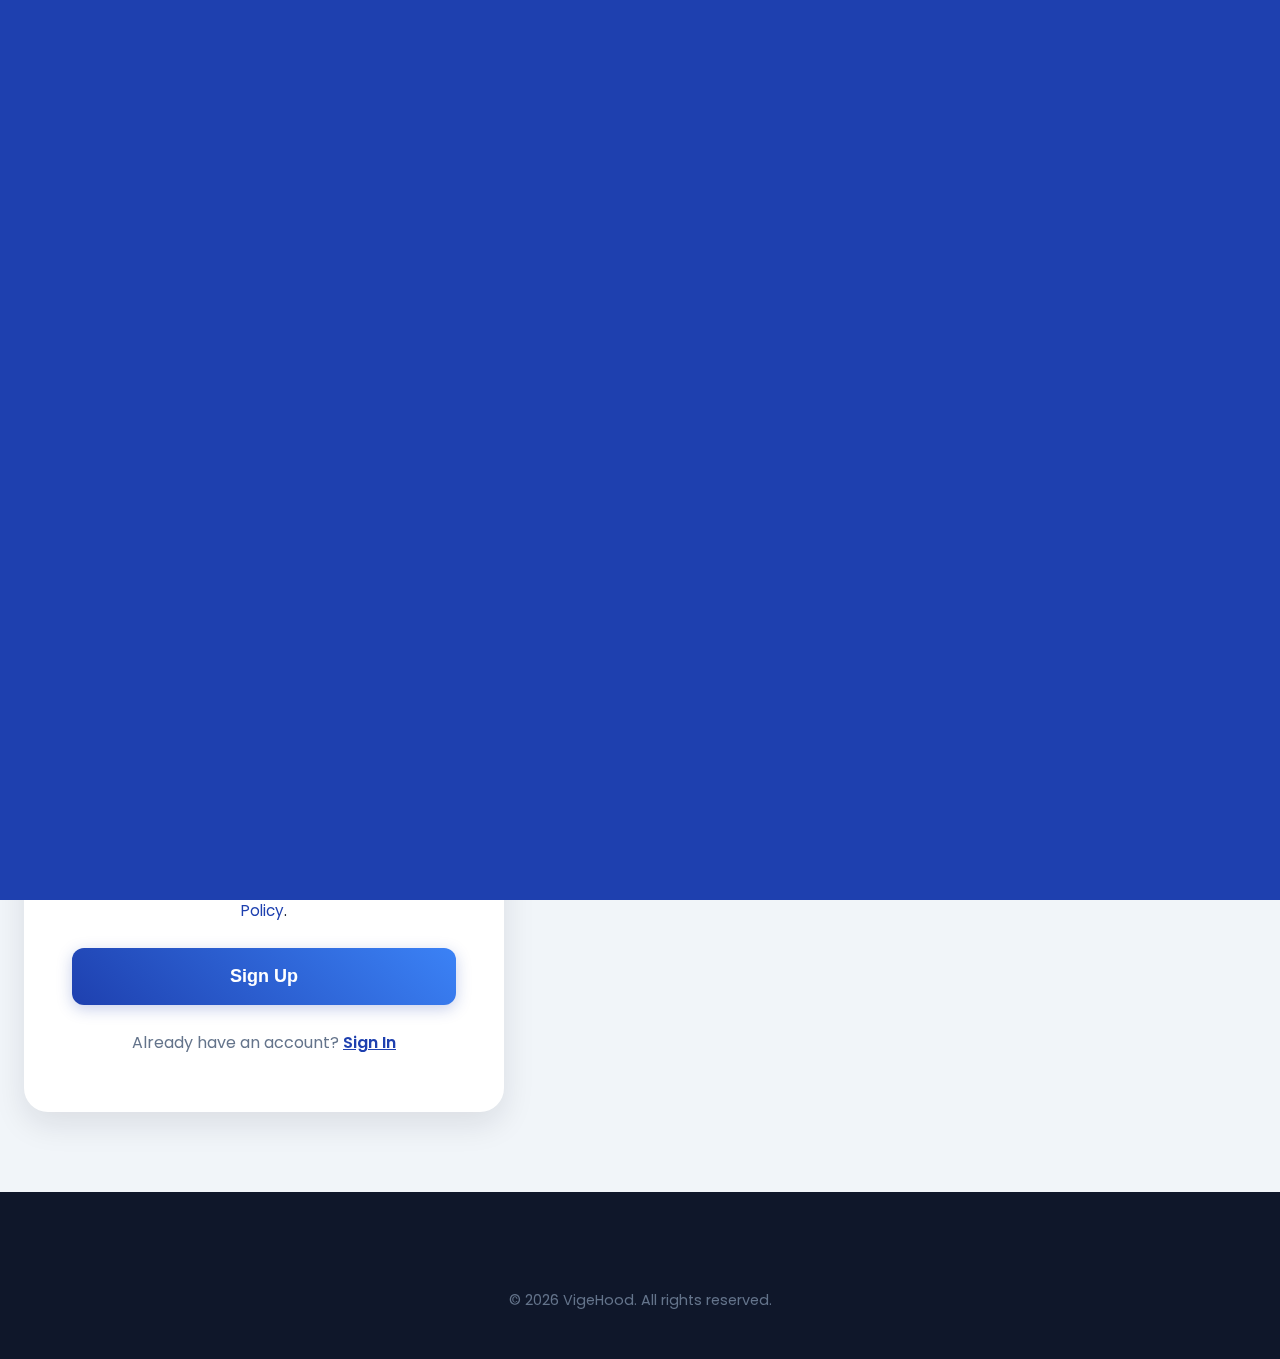
<file: signup.html>
<!DOCTYPE html>
<html lang="en">
<head>
    <meta charset="UTF-8">
    <meta name="viewport" content="width=device-width, initial-scale=1.0">
    <title>Sign Up - VigeHood</title>
    <link rel="stylesheet" href="style.css">
    <link rel="stylesheet" href="https://cdnjs.cloudflare.com/ajax/libs/font-awesome/6.4.0/css/all.min.css">
    <link href="https://fonts.googleapis.com/css2?family=Poppins:wght@300;400;500;600;700;800&display=swap" rel="stylesheet">
</head>
<body class="logged-out">

    <!-- Header (Minimal or full) -->
    <header>
         <div class="container">
            <div class="header-content">
                <a href="index.html" class="logo">
                    <div class="logo-icon"><i class="fas fa-bullhorn"></i></div>
                    <div class="logo-text">VigeHood</div>
                </a>
                 <nav id="main-nav"> <!-- Keep consistent nav for UX -->
                    <ul>
                        <li><a href="index.html"><i class="fas fa-home"></i> Home</a></li>
                        <li><a href="report-issue.html"><i class="fas fa-file-pen"></i> Raise Issue</a></li>
                        <li class="nav-auth-item public"><a href="signin.html"><i class="fas fa-sign-in-alt"></i> Sign In</a></li>
                        <li><a href="docs.html"><i class="fas fa-book"></i> Docs</a></li>
                    </ul>
                </nav>
                <button class="mobile-menu-btn" id="mobile-menu-toggle" aria-label="Open menu" aria-expanded="false">
                    <i class="fas fa-bars"></i>
                </button>
            </div>
        </div>
    </header>

    <section class="auth-section">
        <div class="container">
            <div class="auth-container">
                <div class="logo-icon"><i class="fas fa-bullhorn"></i></div>
                <h2 class="auth-title">Create Your Account</h2>
                <p class="auth-subtitle">Join VigeHood to make your voice heard!</p>

                <form id="signup-form" class="auth-form">
                    <div class="form-group">
                        <label for="fullname">Full Name</label>
                        <input type="text" id="fullname" name="fullname" placeholder="Your Name" required>
                    </div>
                    <div class="form-group">
                        <label for="email">Email Address</label>
                        <input type="email" id="email" name="email" placeholder="you@example.com" required>
                    </div>
                    <div class="form-group">
                        <label for="password">Password</label>
                        <input type="password" id="password" name="password" placeholder="Choose a strong password" required>
                    </div>
                     <div class="form-group">
                        <label for="confirm-password">Confirm Password</label>
                        <input type="password" id="confirm-password" name="confirm-password" placeholder="Re-enter your password" required>
                    </div>
                    <div class="form-group" style="font-size: 0.85rem; text-align:center;">
                        <input type="checkbox" id="terms" name="terms" required style="width: auto; margin-right: 0.5rem;">
                        <label for="terms" style="font-weight: normal; display: inline;">I agree to the <a href="#" target="_blank">Terms of Service</a> and <a href="#" target="_blank">Privacy Policy</a>.</label>
                    </div>
                    <button type="submit" class="submit-btn">Sign Up</button>
                </form>
                <p class="auth-link">Already have an account? <a href="signin.html">Sign In</a></p>
            </div>
        </div>
    </section>

    <!-- Footer (Minimal or full) -->
     <footer>
        <div class="container">
            <div class="footer-bottom" style="border-top: none; padding-top: 1rem;">
                <p>© <span id="current-year">2023</span> VigeHood. All rights reserved.</p>
            </div>
        </div>
    </footer>
    
    <div class="toast" id="toast" role="alert" aria-live="assertive">
        <i class=""></i> <div class="toast-content"><h4 id="toast-title"></h4><p id="toast-message"></p></div>
    </div>

    <script src="script.js"></script>
    <script>
        // Page-specific JS for signup.html
        document.addEventListener('DOMContentLoaded', function() {
            const signupForm = document.getElementById('signup-form');
            if (signupForm) {
                signupForm.addEventListener('submit', function(e) {
                    e.preventDefault();
                    const fullname = document.getElementById('fullname').value;
                    const email = document.getElementById('email').value;
                    const password = document.getElementById('password').value;
                    const confirmPassword = document.getElementById('confirm-password').value;
                    const terms = document.getElementById('terms').checked;

                    if (password !== confirmPassword) {
                        showToast('Error', 'Passwords do not match.', 'error');
                        return;
                    }
                    if (!terms) {
                        showToast('Error', 'You must agree to the terms and conditions.', 'error');
                        return;
                    }

                    // ** SIMULATED SIGN UP **
                    // In a real app, send this to your backend API to create user in MongoDB
                    // fetch('/api/auth/signup', { method: 'POST', body: JSON.stringify({fullname, email, password}), headers: {'Content-Type': 'application/json'} })
                    // .then(res => res.json())
                    // .then(data => { if(data.success) { showSuccessAndRedirect(); } else { showError(data.message); } })
                    // .catch(err => showError());

                    console.log('Attempting sign up for:', fullname, email);
                    showToast('Account Created!', 'Welcome! Please sign in to continue.', 'success');
                    // Simulate successful signup and redirect to signin page
                    setTimeout(() => {
                        window.location.href = 'signin.html';
                    }, 2000);
                });
            }
        });
    </script>
</body>
</html>
</file>
<file: style.css>
:root {
            --primary-rgb: 30, 64, 175;
            --secondary-rgb: 13, 148, 136;
            --accent-rgb: 249, 115, 22;
            --dark-rgb: 15, 23, 42;

            --primary: #1e40af; /* Keep: Good solid blue */
            --primary-dark: #1e3a8a; /* Keep */
            --primary-light: #3b82f6; /* Lighter blue for accents/hovers */
            --secondary: #0d9488; /* Keep: Teal */
            --secondary-light: #14b8a6; /* Lighter Teal */
            --accent: #f97316;   /* Keep: Orange */
            --accent-dark: #ea580c; /* Darker Orange */
            
            --light: #f8fafc;    /* Keep: Almost white */
            --light-alt: #f1f5f9; /* Slightly darker off-white */
            --dark: #0f172a;     /* Keep: Very dark blue/slate */
            --gray: #64748b;     /* Keep */
            --light-gray: #e2e8f0; /* Keep */
            --border-color: #cbd5e1;

            --card-shadow: 0 8px 24px rgba(var(--dark-rgb), 0.05);
            --card-shadow-hover: 0 12px 32px rgba(var(--dark-rgb), 0.1);
            --glow-shadow-primary: 0 0 20px rgba(var(--primary-rgb), 0.3);
            --glow-shadow-accent: 0 0 20px rgba(var(--accent-rgb), 0.4);

            --border-radius-sm: 8px;
            --border-radius-md: 12px;
            --border-radius-lg: 16px;
            --border-radius-xl: 24px;
            --border-radius-full: 9999px;

            --transition-snap: all 0.2s cubic-bezier(0.68, -0.55, 0.27, 1.55); /* Snappy, bouncy */
            --transition-smooth: all 0.3s ease-in-out;
            --transition-slow: all 0.5s ease-in-out;
        }

        /* Global Reset & Base Styles */
        *, *::before, *::after {
            margin: 0;
            padding: 0;
            box-sizing: border-box;
        }

        html {
            scroll-behavior: smooth;
            font-size: 16px; /* Base font size */
        }

        body {
            font-family: 'Poppins', sans-serif;
            background-color: var(--light);
            color: var(--dark);
            line-height: 1.7;
            -webkit-font-smoothing: antialiased;
            -moz-osx-font-smoothing: grayscale;
            overflow-x: hidden; /* Prevent horizontal scroll from animations */
        }
        
        /* Subtle page load animation */
        body::before {
            content: '';
            position: fixed;
            top: 0; left: 0;
            width: 100%;
            height: 100%;
            background: var(--primary);
            z-index: 9999;
            animation: pageLoadFadeOut 0.8s 0.3s ease-out forwards;
        }

        @keyframes pageLoadFadeOut {
            to {
                opacity: 0;
                transform: scale(1.1);
                visibility: hidden;
            }
        }


        ::selection {
            background-color: var(--accent);
            color: white;
        }

        /* Custom Scrollbar */
        ::-webkit-scrollbar { width: 10px; height: 10px; }
        ::-webkit-scrollbar-track { background: var(--light-alt); border-radius: var(--border-radius-sm); }
        ::-webkit-scrollbar-thumb { background: var(--primary); border-radius: var(--border-radius-sm); border: 2px solid var(--light-alt); }
        ::-webkit-scrollbar-thumb:hover { background: var(--primary-dark); }

        .container {
            width: 100%;
            max-width: 1280px; /* Slightly wider for more modern feel */
            margin: 0 auto;
            padding: 0 24px;
        }

        /* Typography */
        h1, h2, h3, h4, h5, h6 {
            font-weight: 700;
            line-height: 1.3;
            color: var(--dark);
        }
        
        h1 { font-size: 3rem; margin-bottom: 1.5rem; } /* 48px */
        h2 { font-size: 2.25rem; margin-bottom: 1rem; } /* 36px */
        h3 { font-size: 1.5rem; margin-bottom: 0.75rem; } /* 24px */
        p { margin-bottom: 1rem; color: var(--gray); }

        a {
            color: var(--primary);
            text-decoration: none;
            transition: var(--transition-smooth);
        }
        a:hover { color: var(--primary-dark); }

        /* --- Header Styles --- */
        header {
            background: rgba(255, 255, 255, 0.8); /* Frosted glass effect */
            backdrop-filter: blur(12px) saturate(180%);
            -webkit-backdrop-filter: blur(12px) saturate(180%);
            padding: 1rem 0; /* 16px */
            position: sticky;
            top: 0;
            z-index: 1000;
            box-shadow: 0 2px 10px rgba(var(--dark-rgb), 0.05);
            transition: var(--transition-smooth);
        }
        /* Optional: slightly more opaque header on scroll */
        body.scrolled header {
             background: rgba(255, 255, 255, 0.95);
        }


        .header-content {
            display: flex;
            justify-content: space-between;
            align-items: center;
        }

        .logo {
            display: flex;
            align-items: center;
            gap: 0.75rem; /* 12px */
        }

        .logo-icon {
            width: 48px; /* Increased size */
            height: 48px;
            background-image: linear-gradient(45deg, var(--primary), var(--primary-light));
            color: white;
            border-radius: var(--border-radius-md); /* Squircle */
            display: flex;
            align-items: center;
            justify-content: center;
            transition: var(--transition-snap);
            box-shadow: 0 4px 10px rgba(var(--primary-rgb), 0.3);
        }

        .logo-icon:hover {
            transform: rotate(-15deg) scale(1.1);
            box-shadow: 0 6px 15px rgba(var(--primary-rgb), 0.4);
        }

        .logo-icon i {
            font-size: 1.5rem; /* 24px */
        }

        .logo-text {
            font-size: 1.75rem; /* 28px */
            font-weight: 800;
            color: var(--primary);
            letter-spacing: -0.5px;
        }

        nav ul {
            display: flex;
            list-style: none;
            gap: 0.5rem; /* 8px */
        }

        nav a {
            color: var(--dark);
            font-weight: 600;
            padding: 0.75rem 1rem; /* 12px 16px */
            border-radius: var(--border-radius-sm);
            transition: var(--transition-smooth);
            display: flex;
            align-items: center;
            gap: 0.5rem; /* 8px */
            position: relative;
            overflow: hidden;
        }
        
        nav a::before { /* Hover fill effect */
            content: '';
            position: absolute;
            bottom: 0;
            left: 50%;
            width: 0;
            height: 3px;
            background-color: var(--accent);
            border-radius: var(--border-radius-sm);
            transform: translateX(-50%);
            transition: width 0.3s ease-in-out;
        }

        nav a:hover, nav a.active {
            color: var(--primary);
        }
        nav a:hover::before, nav a.active::before {
            width: 60%;
        }
        
        nav a.active {
            color: var(--primary);
            font-weight: 700;
        }

        nav a i {
            font-size: 1.125rem; /* 18px */
            color: var(--primary-light);
            transition: var(--transition-smooth);
        }
        nav a:hover i, nav a.active i {
            color: var(--primary);
        }

        .mobile-menu-btn {
            display: none;
            background: transparent;
            border: none;
            color: var(--primary);
            font-size: 1.75rem; /* 28px */
            cursor: pointer;
            padding: 0.5rem;
            border-radius: var(--border-radius-sm);
            transition: var(--transition-smooth);
        }
        .mobile-menu-btn:hover {
            background-color: rgba(var(--primary-rgb), 0.1);
        }

        /* --- Hero Section --- */
        .hero {
            background: linear-gradient(120deg, var(--primary) 0%, var(--secondary) 100%);
            color: white;
            padding: 120px 0 150px; /* Increased padding */
            position: relative;
            overflow: hidden;
            min-height: 80vh;
            display: flex;
            align-items: center;
        }

        .hero::before, .hero::after { /* Dual wave effect for more depth */
            content: "";
            position: absolute;
            left: 0;
            width: 200%; /* Wider for smoother looping */
            height: 250px; /* Taller waves */
            background-size: 50% 100%; /* Ensure SVG pattern repeats correctly */
        }

        .hero::before {
            bottom: 0; /* Positioned at the bottom */
            background-image: url('data:image/svg+xml;utf8,<svg xmlns="http://www.w3.org/2000/svg" viewBox="0 0 800 88.6"><path fill="rgba(255,255,255,0.2)" d="M800 56.9c-155.5 0-204.9-50.3-405.5-49.9-200 0-250.4 49.9-394.5 49.9v31.8h800v-.2-31.6z"/></svg>');
            animation: wave-slide 15s linear infinite;
            opacity: 0.8;
            z-index: 1;
        }

        .hero::after {
            bottom: -10px; /* Slightly offset */
            background-image: url('data:image/svg+xml;utf8,<svg xmlns="http://www.w3.org/2000/svg" viewBox="0 0 800 88.6"><path fill="rgba(255,255,255,0.15)" d="M800 56.9c-155.5 0-204.9-50.3-405.5-49.9-200 0-250.4 49.9-394.5 49.9v31.8h800v-.2-31.6z"/></svg>');
            animation: wave-slide 25s linear infinite reverse; /* Slower and reversed */
            opacity: 0.6;
            z-index: 0;
        }

        @keyframes wave-slide {
            0% { transform: translateX(0); }
            100% { transform: translateX(-50%); } /* Moves one full pattern width */
        }

        .hero-content {
            position: relative;
            z-index: 2;
            max-width: 800px;
            margin: 0 auto;
            text-align: center;
            animation: fadeInFromBottom 0.8s ease-out forwards;
        }
        
        @keyframes fadeInFromBottom {
            from { opacity: 0; transform: translateY(50px); }
            to { opacity: 1; transform: translateY(0); }
        }

        .hero h1 {
            font-size: clamp(2.5rem, 5vw, 4rem); /* Responsive font size */
            font-weight: 800;
            margin-bottom: 1.5rem; /* 24px */
            line-height: 1.2;
            text-shadow: 0 2px 10px rgba(var(--dark-rgb), 0.2);
            color: white;
        }

        .hero p {
            font-size: clamp(1rem, 2.5vw, 1.25rem); /* 20px */
            opacity: 0.9;
            margin-bottom: 2.5rem; /* 40px */
            max-width: 600px;
            margin-left: auto;
            margin-right: auto;
            color: var(--light-alt);
        }

        .cta-button {
            display: inline-block;
            background-image: linear-gradient(45deg, var(--accent), var(--accent-dark));
            color: white;
            font-weight: 700;
            font-size: 1.125rem; /* 18px */
            padding: 1rem 2.8rem; /* 16px 45px - More generous padding */
            border-radius: var(--border-radius-full);
            text-decoration: none;
            transition: var(--transition-snap); /* Use the bouncy transition */
            box-shadow: 0 6px 20px rgba(var(--accent-rgb), 0.3), 0 2px 6px rgba(var(--dark-rgb),0.1);
            position: relative;
            overflow: hidden; /* For ripple */
            z-index: 1;
        }
        .cta-button:hover {
            transform: translateY(-5px) scale(1.05);
            box-shadow: 0 10px 25px rgba(var(--accent-rgb), 0.4), 0 4px 10px rgba(var(--dark-rgb),0.15);
        }
        .cta-button:active {
            transform: translateY(-2px) scale(1.02);
        }
        
        /* Optional: Add a subtle pulse to CTA */
        .cta-button {
            animation: pulseCTA 2s infinite ease-in-out 1s; /* Starts after 1s delay */
        }
        @keyframes pulseCTA {
            0%, 100% { transform: scale(1); }
            50% { transform: scale(1.03); }
        }
        .cta-button:hover { animation-play-state: paused; } /* Pause pulse on hover */


        /* --- Sections General Styling --- */
        section {
            padding: 100px 0;
        }
        .section-title {
            text-align: center;
            font-size: clamp(2rem, 4vw, 2.5rem); /* 32px to 40px */
            font-weight: 800;
            margin-bottom: 4rem; /* 64px */
            color: var(--dark);
            position: relative;
            padding-bottom: 1rem; /* 16px */
        }
        .section-title::after { /* Animated underline */
            content: '';
            position: absolute;
            bottom: 0;
            left: 50%;
            transform: translateX(-50%);
            width: 80px;
            height: 5px;
            background-image: linear-gradient(90deg, var(--primary), var(--secondary));
            border-radius: var(--border-radius-sm);
            animation: underlineGrow 1s ease-out forwards; /* Add animation if desired */
        }
        /*
        @keyframes underlineGrow {
            from { width: 0; }
            to { width: 80px; }
        }
        */

        /* --- Features Section --- */
        .features {
            background: var(--light-alt);
            padding: 100px 0;
        }

        .features-grid {
            display: grid;
            grid-template-columns: repeat(auto-fit, minmax(300px, 1fr));
            gap: 2rem; /* 32px */
        }

        .feature-card {
            background: white;
            border-radius: var(--border-radius-lg); /* 16px */
            padding: 2.5rem 2rem; /* 40px 32px */
            text-align: center;
            box-shadow: var(--card-shadow);
            transition: transform 0.3s ease, box-shadow 0.3s ease; /* Separate transitions */
            border: 1px solid var(--light-gray);
            position: relative;
            overflow: hidden; /* For pseudo element effects */
        }
        
        .feature-card::before { /* Background highlight on hover */
            content: "";
            position: absolute;
            top: 0; left: 0;
            width: 100%; height: 100%;
            background: linear-gradient(45deg, rgba(var(--primary-rgb),0.1), rgba(var(--secondary-rgb),0.1));
            opacity: 0;
            transform: scale(0.8);
            transition: var(--transition-slow);
            z-index: 0;
            border-radius: var(--border-radius-lg);
        }

        .feature-card:hover {
            transform: translateY(-12px); /* More lift */
            box-shadow: var(--card-shadow-hover);
        }
        .feature-card:hover::before {
            opacity: 1;
            transform: scale(1);
        }
        
        .feature-card > * { /* Ensure content is above pseudo element */
            position: relative;
            z-index: 1;
        }

        .feature-icon {
            width: 80px;
            height: 80px;
            background-image: linear-gradient(45deg, rgba(var(--primary-rgb),0.1), rgba(var(--secondary-rgb),0.15));
            border-radius: 50%;
            display: flex;
            align-items: center;
            justify-content: center;
            margin: 0 auto 1.5rem; /* 24px */
            transition: var(--transition-smooth);
        }
        .feature-card:hover .feature-icon {
            background-image: linear-gradient(45deg, var(--primary), var(--secondary));
            transform: scale(1.1) rotate(15deg);
        }

        .feature-icon i {
            font-size: 2.5rem; /* 40px */
            color: var(--primary);
            transition: var(--transition-smooth);
        }
        .feature-card:hover .feature-icon i {
            color: white;
        }

        .feature-card h3 {
            font-size: 1.375rem; /* 22px */
            margin-bottom: 0.75rem; /* 12px */
            color: var(--dark);
        }
        .feature-card p {
            font-size: 0.95rem; /* slightly smaller */
        }

        /* --- Municipalities Section --- */
        .municipalities {
            padding: 100px 0;
        }

        .search-box {
            max-width: 600px;
            margin: 0 auto 3.5rem; /* 56px */
            position: relative;
        }

        .search-box input {
            width: 100%;
            padding: 1.125rem 3.75rem 1.125rem 1.5rem; /* 18px 60px 18px 24px */
            border: 2px solid var(--border-color);
            border-radius: var(--border-radius-full); /* Pill shape */
            font-size: 1rem; /* 16px */
            transition: var(--transition-smooth);
            background-color: white;
        }

        .search-box input:focus {
            outline: none;
            border-color: var(--primary);
            box-shadow: 0 0 0 4px rgba(var(--primary-rgb), 0.15), var(--glow-shadow-primary);
        }

        .search-box i {
            position: absolute;
            right: 1.5rem; /* 24px */
            top: 50%;
            transform: translateY(-50%);
            color: var(--gray);
            font-size: 1.25rem; /* 20px */
            transition: var(--transition-smooth);
        }
        .search-box input:focus + i {
            color: var(--primary);
        }

        .municipality-grid {
            display: grid;
            grid-template-columns: repeat(auto-fit, minmax(280px, 1fr));
            gap: 1.75rem; /* 28px */
        }

        .municipality-card {
            background: white;
            border-radius: var(--border-radius-lg);
            padding: 1.75rem; /* 28px */
            box-shadow: var(--card-shadow);
            transition: var(--transition-smooth);
            border: 2px solid transparent;
            cursor: pointer;
            position: relative;
        }
        
        .municipality-card:hover {
            transform: translateY(-8px) scale(1.02); /* More dynamic hover */
            box-shadow: var(--card-shadow-hover);
            border-color: var(--secondary-light);
        }

        .municipality-card.selected {
            background-image: linear-gradient(to right, rgba(var(--primary-rgb), 0.05), rgba(var(--secondary-rgb), 0.05));
            border-color: var(--primary);
            box-shadow: var(--glow-shadow-primary); /* Glow effect when selected */
            transform: translateY(-5px) scale(1.01);
        }
        
        .municipality-card.selected::after { /* Checkmark for selected */
            content: '\f00c'; /* FontAwesome check icon */
            font-family: 'Font Awesome 6 Free';
            font-weight: 900;
            position: absolute;
            top: 1rem; right: 1rem;
            color: var(--primary);
            font-size: 1.25rem;
            background-color: white;
            padding: 0.3rem;
            border-radius: 50%;
            box-shadow: 0 2px 5px rgba(var(--dark-rgb), 0.1);
        }


        .municipality-card h3 {
            font-size: 1.25rem; /* 20px */
            margin-bottom: 0.5rem; /* 8px */
            color: var(--dark);
        }

        .municipality-card p {
            color: var(--gray);
            margin-bottom: 1rem; /* 16px */
            font-size: 0.9rem;
        }

        .municipality-card .email {
            color: var(--primary);
            font-weight: 500;
            font-size: 0.9rem;
            word-break: break-all;
        }
        .municipality-card:hover .email {
            color: var(--secondary);
        }


        /* --- Issue Form Section --- */
        .issue-form-section {
            padding: 100px 0;
            background: var(--light-alt); /* Consistent bg with features */
        }

        .form-container {
            max-width: 800px;
            margin: 0 auto;
            background: white;
            border-radius: var(--border-radius-xl); /* 24px, larger radius */
            overflow: hidden;
            box-shadow: 0 15px 40px rgba(var(--dark-rgb), 0.08); /* Softer, larger shadow */
            border: 1px solid var(--light-gray);
        }

        .form-header {
            background-image: linear-gradient(90deg, var(--primary), var(--secondary));
            color: white;
            padding: 2rem 2.5rem; /* 32px 40px */
            text-align: center;
        }

        .form-header h2 {
            font-size: 1.75rem; /* 28px */
            display: flex;
            align-items: center;
            justify-content: center;
            gap: 1rem; /* 16px */
            color: white; /* Override general h2 color */
        }
        .form-header h2 i {
            font-size: 2rem; /* Larger icon */
        }

        .form-content {
            padding: 2.5rem; /* 40px */
        }

        .form-row {
            display: grid;
            grid-template-columns: 1fr 1fr;
            gap: 1.75rem; /* 28px */
            margin-bottom: 1.75rem;
        }
        .form-group:last-child { margin-bottom: 0; }

        .form-group {
            margin-bottom: 1.75rem; /* 28px */
            position: relative; /* For floating labels or icons */
        }

        .form-group label {
            display: block;
            margin-bottom: 0.6rem; /* 10px */
            font-weight: 600; /* Bolder labels */
            font-size: 0.95rem;
            color: var(--dark);
        }

        .form-group input,
        .form-group textarea,
        .form-group select {
            width: 100%;
            padding: 1rem 1.25rem; /* 16px 20px - more padding */
            border: 2px solid var(--border-color);
            border-radius: var(--border-radius-md); /* 12px */
            font-size: 1rem; /* 16px */
            font-family: 'Poppins', sans-serif;
            transition: var(--transition-smooth);
            background-color: white;
        }
        .form-group input::placeholder,
        .form-group textarea::placeholder {
            color: #a0aec0; /* Lighter placeholder */
        }

        .form-group input:focus,
        .form-group textarea:focus,
        .form-group select:focus {
            outline: none;
            border-color: var(--primary);
            box-shadow: 0 0 0 4px rgba(var(--primary-rgb), 0.15), var(--glow-shadow-primary); /* Enhanced focus */
        }
        /* Style for select arrow */
        .form-group select {
            appearance: none;
            -webkit-appearance: none;
            -moz-appearance: none;
            background-image: url('data:image/svg+xml;utf8,<svg fill="%2364748b" height="24" viewBox="0 0 24 24" width="24" xmlns="http://www.w3.org/2000/svg"><path d="M7 10l5 5 5-5z"/><path d="M0 0h24v24H0z" fill="none"/></svg>');
            background-repeat: no-repeat;
            background-position: right 1rem center;
            padding-right: 3rem; /* Make space for arrow */
        }
        .form-group select:focus {
             background-image: url('data:image/svg+xml;utf8,<svg fill="%231e40af" height="24" viewBox="0 0 24 24" width="24" xmlns="http://www.w3.org/2000/svg"><path d="M7 10l5 5 5-5z"/><path d="M0 0h24v24H0z" fill="none"/></svg>');
        }


        .form-group textarea {
            min-height: 150px;
            resize: vertical;
        }

        .submit-btn {
            background-image: linear-gradient(45deg, var(--primary), var(--primary-light));
            color: white;
            border: none;
            padding: 1.125rem 2.5rem; /* 18px 40px */
            font-size: 1.125rem; /* 18px */
            font-weight: 700;
            border-radius: var(--border-radius-md);
            cursor: pointer;
            transition: var(--transition-snap);
            display: block;
            width: 100%;
            position: relative;
            overflow: hidden; /* For ripple effect */
            box-shadow: 0 4px 15px rgba(var(--primary-rgb), 0.25);
            margin-top: 1rem;
        }
        /* Ripple effect */
        .submit-btn::after {
            content: "";
            background: rgba(255,255,255,0.3);
            display: block;
            position: absolute;
            border-radius: 50%;
            padding-top: 350%;
            padding-left: 350%;
            margin-left: -20px !important; /* Adjust to center */
            margin-top: -120%; /* Adjust to center */
            opacity: 0;
            transition: all 0.8s ease-out;
        }
        .submit-btn:active::after {
            padding-top: 0;
            padding-left: 0;
            margin-left: 0;
            margin-top: 0;
            opacity: 1;
            transition: 0s;
        }

        .submit-btn:hover {
            background-image: linear-gradient(45deg, var(--primary-dark), var(--primary));
            transform: translateY(-4px) scale(1.02);
            box-shadow: 0 8px 20px rgba(var(--primary-rgb), 0.35);
        }

        .submit-btn:active {
            transform: translateY(-1px) scale(1.01);
        }

        /* --- Footer --- */
        footer {
            background: var(--dark);
            color: var(--light-gray); /* Lighter text for contrast */
            padding: 80px 0 30px;
            font-size: 0.95rem;
        }
        .footer-content {
            display: grid;
            grid-template-columns: repeat(auto-fit, minmax(250px, 1fr));
            gap: 2.5rem; /* 40px */
            margin-bottom: 3.5rem; /* 56px */
        }
        .footer-logo {
            display: flex;
            align-items: center;
            gap: 1rem; /* 16px */
            margin-bottom: 1.5rem; /* 24px */
        }
        .footer-logo i {
            color: var(--secondary-light); /* Use brighter secondary */
            font-size: 2.25rem; /* 36px */
        }
        .footer-logo span {
            font-size: 1.75rem; /* 28px */
            font-weight: 700;
            color: white;
        }
        .footer-about p {
            color: var(--gray); /* Use the CSS variable */
            margin-bottom: 1.5rem;
            line-height: 1.8;
        }
        .social-links a {
            display: inline-block;
            margin-right: 0.75rem; /* 12px */
            color: var(--gray);
            font-size: 1.5rem; /* 24px */
            transition: var(--transition-smooth);
        }
        .social-links a:hover {
            color: var(--secondary-light);
            transform: scale(1.2) rotate(10deg);
        }
        .footer-links h3 {
            font-size: 1.25rem; /* 20px */
            margin-bottom: 1.5rem;
            position: relative;
            padding-bottom: 0.75rem;
            color: white; /* Headings in footer should be white */
        }
        .footer-links h3::after {
            content: "";
            position: absolute;
            left: 0;
            bottom: 0;
            width: 40px;
            height: 3px;
            background: var(--secondary);
            border-radius: var(--border-radius-sm);
        }
        .footer-links ul { list-style: none; }
        .footer-links li { margin-bottom: 0.8rem; /* 12px */ }
        .footer-links a {
            color: var(--gray);
            text-decoration: none;
            transition: var(--transition-smooth);
            display: flex;
            align-items: center;
            gap: 0.6rem; /* 10px */
        }
        .footer-links a:hover {
            color: white;
            transform: translateX(6px);
        }
        .footer-links a .fas.fa-chevron-right { font-size: 0.75em; } /* Smaller chevron */
        .footer-links ul li i { /* For contact info icons */
            margin-right: 0.5rem;
            color: var(--secondary-light);
            width: 20px; /* Align icons */
            text-align: center;
        }
        .footer-bottom {
            text-align: center;
            padding-top: 2rem; /* 32px */
            border-top: 1px solid rgba(255, 255, 255, 0.1);
            color: var(--gray);
            font-size: 0.9rem;
        }
        .footer-bottom p { color: var(--gray); }
        .footer-bottom p .fas.fa-heart { color: var(--accent); animation: heartbeat 1.5s infinite; }
        @keyframes heartbeat {
            0%, 100% { transform: scale(1); }
            50% { transform: scale(1.3); }
        }

        /* --- Toast Notification --- */
        .toast {
            position: fixed;
            bottom: 30px;
            right: 30px;
            background: white;
            color: var(--dark);
            padding: 1.25rem 1.5rem; /* 20px 24px */
            border-radius: var(--border-radius-md);
            box-shadow: 0 10px 30px rgba(var(--dark-rgb), 0.15); /* Softer, larger shadow */
            display: flex;
            align-items: center;
            gap: 1rem; /* 16px */
            z-index: 9999;
            transform: translateX(calc(100% + 30px)); /* Start off-screen to the right */
            opacity: 0;
            transition: transform 0.5s cubic-bezier(0.25, 0.8, 0.25, 1), opacity 0.5s ease; /* Smooth slide-in */
            border-left: 5px solid #22c55e; /* Success indicator */
        }

        .toast.show {
            transform: translateX(0);
            opacity: 1;
        }

        .toast i.fa-check-circle { /* Specific icon styling */
            font-size: 1.75rem; /* 28px */
            color: #22c55e; /* Green for success */
            animation: popIn 0.5s cubic-bezier(0.68, -0.55, 0.27, 1.55) 0.3s forwards; /* Pop in animation */
            opacity: 0;
        }
        @keyframes popIn {
            from { transform: scale(0.5); opacity: 0; }
            to { transform: scale(1); opacity: 1; }
        }

        .toast-content h4 {
            font-weight: 700; /* Bolder */
            margin-bottom: 0.25rem; /* 4px */
            color: var(--dark);
        }
        .toast-content p {
            font-size: 0.9rem;
            color: var(--gray);
            margin-bottom: 0;
        }

        /* --- Responsive Design --- */
        @media (max-width: 992px) {
            html { font-size: 15px; } /* Slightly smaller base for medium screens */
            .hero { padding: 100px 0 120px; }
            .form-row { grid-template-columns: 1fr; gap: 0; }
            .form-row .form-group:first-child { margin-bottom: 1.75rem; }
        }

        @media (max-width: 768px) {
            html { font-size: 14px; } /* Even smaller for small screens */
            .section-title { margin-bottom: 3rem; /* 48px */ }
            
            nav {
                position: fixed;
                top: 0; right: -100%; /* Start off-screen */
                width: 300px;
                height: 100vh;
                background: white;
                box-shadow: -5px 0 15px rgba(var(--dark-rgb), 0.1);
                padding-top: 80px; /* Space for close button or logo */
                transition: right 0.4s cubic-bezier(0.25, 0.8, 0.25, 1);
                z-index: 999; /* Below header, above content */
            }
            nav.mobile-menu-open {
                right: 0;
            }
            nav ul {
                flex-direction: column;
                align-items: flex-start;
                gap: 0;
                padding: 1rem;
            }
            nav a {
                padding: 1rem 1.5rem;
                width: 100%;
                border-radius: var(--border-radius-sm);
                color: var(--dark);
            }
            nav a:hover, nav a.active {
                background-color: rgba(var(--primary-rgb), 0.05);
                color: var(--primary);
            }
            nav a::before { /* Adjust mobile nav indicator */
                left: 0;
                transform: translateX(0);
                height: 100%;
                width: 4px;
                background-color: var(--accent);
            }
            nav a:hover::before, nav a.active::before {
                 height: 80%; /* Example: slightly shorter full height bar */
                 width: 4px;
                 top: 50%;
                 transform: translateY(-50%);
            }


            .mobile-menu-btn { display: block; z-index: 1001; /* Above nav panel */ }
            .hero { padding: 80px 0 100px; min-height: 60vh; }
            .hero h1 { font-size: clamp(2rem, 6vw, 2.8rem); }
            .hero p { font-size: clamp(0.9rem, 2vw, 1.1rem); }
            .features-grid { grid-template-columns: 1fr; /* Stack cards */ }
            .municipality-grid { grid-template-columns: 1fr; }
            .form-content { padding: 2rem 1.5rem; }
            .footer-content { grid-template-columns: 1fr; text-align: center; }
            .footer-links h3::after { left: 50%; transform: translateX(-50%); }
            .footer-links ul { text-align: center; }
            .footer-links a { justify-content: center; }
            .social-links { text-align: center; }
        }

        @media (max-width: 480px) {
            .container { padding: 0 16px; }
            .hero { padding: 60px 0 80px; }
            .cta-button { padding: 0.8rem 2rem; font-size: 1rem; }
            .form-header { padding: 1.5rem; }
            .form-header h2 { font-size: 1.5rem; }
            .form-content { padding: 1.5rem 1rem; }
            .toast { width: calc(100% - 40px); right: 20px; bottom: 20px; }
        }

        /* Helper class for JS to toggle body scroll */
        .no-scroll {
            overflow: hidden;
        }

        .auth-section {
    min-height: 80vh;
    display: flex;
    align-items: center;
    justify-content: center;
    padding: 80px 0;
    background: var(--light-alt); /* Or a subtle gradient */
}

.auth-container {
    background: white;
    padding: 2.5rem 3rem; /* 40px 48px */
    border-radius: var(--border-radius-xl);
    box-shadow: var(--card-shadow-hover); /* A more prominent shadow */
    width: 100%;
    max-width: 480px;
    text-align: center;
}

.auth-container .logo-icon { /* Reuse logo style for auth pages */
    width: 60px;
    height: 60px;
    margin: 0 auto 1.5rem;
}
.auth-container .logo-icon i {
    font-size: 2rem;
}

.auth-title {
    font-size: 1.75rem; /* 28px */
    font-weight: 700;
    color: var(--dark);
    margin-bottom: 0.5rem;
}

.auth-subtitle {
    color: var(--gray);
    margin-bottom: 2rem; /* 32px */
    font-size: 1rem;
}

.auth-form .form-group {
    margin-bottom: 1.5rem; /* 24px */
    text-align: left;
}

.auth-form .submit-btn {
    margin-top: 1.5rem;
}

.auth-link {
    margin-top: 1.5rem;
    display: block;
    color: var(--gray);
}
.auth-link a {
    color: var(--primary);
    font-weight: 600;
    text-decoration: underline;
}
.auth-link a:hover {
    color: var(--primary-dark);
}

/* --- Dashboard Specific --- */
.dashboard-grid {
    display: grid;
    grid-template-columns: repeat(auto-fit, minmax(280px, 1fr));
    gap: 2rem;
}
.stat-card {
    background: white;
    padding: 1.5rem 2rem;
    border-radius: var(--border-radius-lg);
    box-shadow: var(--card-shadow);
    display: flex;
    align-items: center;
    gap: 1.5rem;
}
.stat-card-icon {
    font-size: 2.5rem;
    color: var(--primary);
    padding: 1rem;
    background-color: rgba(var(--primary-rgb), 0.1);
    border-radius: 50%;
}
.stat-card-info h4 {
    font-size: 2rem;
    font-weight: 700;
    color: var(--dark);
}
.stat-card-info p {
    font-size: 0.9rem;
    color: var(--gray);
    margin: 0;
}

/* --- API / Docs Page Specific --- */
.content-page-layout { /* For API, Docs */
    display: flex;
    gap: 2rem;
}
.content-sidebar {
    flex: 0 0 280px; /* Fixed width sidebar */
    background: white;
    padding: 2rem;
    border-radius: var(--border-radius-lg);
    box-shadow: var(--card-shadow);
    align-self: flex-start; /* Stick to top */
}
.content-sidebar h3 {
    margin-bottom: 1rem;
    font-size: 1.25rem;
    border-bottom: 2px solid var(--light-gray);
    padding-bottom: 0.5rem;
}
.content-sidebar ul {
    list-style: none;
    padding: 0;
}
.content-sidebar ul li a {
    display: block;
    padding: 0.75rem 1rem;
    margin-bottom: 0.5rem;
    color: var(--dark);
    font-weight: 500;
    border-radius: var(--border-radius-sm);
    transition: var(--transition-smooth);
}
.content-sidebar ul li a:hover,
.content-sidebar ul li a.active {
    background-color: rgba(var(--primary-rgb), 0.1);
    color: var(--primary);
    transform: translateX(5px);
}
.content-main {
    flex-grow: 1;
    background: white;
    padding: 2rem 2.5rem;
    border-radius: var(--border-radius-lg);
    box-shadow: var(--card-shadow);
}
.content-main pre {
    background-color: var(--dark);
    color: var(--light-gray);
    padding: 1.5rem;
    border-radius: var(--border-radius-md);
    overflow-x: auto;
    font-family: 'Courier New', Courier, monospace;
    font-size: 0.9rem;
    margin: 1.5rem 0;
}
.content-main code {
    background-color: var(--light-alt);
    padding: 0.2em 0.4em;
    border-radius: var(--border-radius-sm);
    font-size: 0.9em;
}

/* --- Awards Page --- */
.awards-grid {
    display: grid;
    grid-template-columns: repeat(auto-fit, minmax(200px, 1fr));
    gap: 1.5rem;
}
.award-card {
    background: white;
    padding: 2rem 1.5rem;
    border-radius: var(--border-radius-lg);
    box-shadow: var(--card-shadow);
    text-align: center;
    transition: var(--transition-smooth);
}
.award-card:hover {
    transform: translateY(-8px);
    box-shadow: var(--card-shadow-hover);
}
.award-icon {
    font-size: 3rem;
    color: var(--accent); /* Or gold/silver/bronze */
    margin-bottom: 1rem;
}
.award-card.locked .award-icon {
    color: var(--gray);
}
.award-card.locked {
    opacity: 0.6;
}
.award-card h3 {
    font-size: 1.1rem;
    margin-bottom: 0.5rem;
}
.award-card p {
    font-size: 0.85rem;
    color: var(--gray);
}

/* --- N3XT AI Page --- */
.next-ai-hero {
    background: linear-gradient(135deg, var(--dark), #37306B ); /* Dark, futuristic gradient */
    color: white;
    padding: 120px 0;
    text-align: center;
}
.next-ai-hero h1 { color: white; font-size: 3.5rem; }
.next-ai-hero p { color: var(--light-gray); font-size: 1.25rem; max-width: 700px; margin: 1rem auto 2rem; }
.ai-feature-card {
    background-color: rgba(255,255,255,0.05);
    border: 1px solid rgba(255,255,255,0.1);
    backdrop-filter: blur(5px);
    padding: 2rem;
    border-radius: var(--border-radius-lg);
    color: white;
}
.ai-feature-card .feature-icon i { color: var(--secondary-light); }
.ai-feature-card h3 { color: white; }
.ai-feature-card p { color: var(--light-gray); }

/* --- User Profile Page --- */
.profile-header {
    background: linear-gradient(90deg, var(--primary), var(--secondary));
    padding: 3rem 0;
    color: white;
    text-align: center;
    margin-bottom: 3rem;
}
.profile-avatar {
    width: 120px;
    height: 120px;
    border-radius: 50%;
    background-color: white;
    margin: 0 auto 1rem;
    display: flex;
    align-items: center;
    justify-content: center;
    font-size: 3rem;
    color: var(--primary);
    box-shadow: 0 4px 15px rgba(0,0,0,0.1);
    /* If using an image:
    background-image: url('path-to-avatar.jpg');
    background-size: cover;
    background-position: center;
    */
}
.profile-name {
    font-size: 2rem;
    font-weight: 700;
    margin-bottom: 0.25rem;
}
.profile-email {
    font-size: 1rem;
    opacity: 0.8;
}
.profile-content {
    max-width: 800px;
    margin: 0 auto;
}
.profile-section {
    background: white;
    padding: 2rem;
    border-radius: var(--border-radius-lg);
    box-shadow: var(--card-shadow);
    margin-bottom: 2rem;
}
.profile-section h3 {
    font-size: 1.5rem;
    margin-bottom: 1.5rem;
    border-bottom: 2px solid var(--light-gray);
    padding-bottom: 0.75rem;
}
/* Style for lists of submitted issues, etc. */
.issue-list-item {
    padding: 1rem 0;
    border-bottom: 1px solid var(--light-gray);
    display: flex;
    justify-content: space-between;
    align-items: center;
}
.issue-list-item:last-child { border-bottom: none; }
.issue-list-item .title { font-weight: 600; color: var(--dark); }
.issue-list-item .status {
    padding: 0.25rem 0.75rem;
    border-radius: var(--border-radius-full);
    font-size: 0.8rem;
    font-weight: 500;
}
.status.pending { background-color: #fffbeb; color: #f59e0b; }
.status.resolved { background-color: #f0fdf4; color: #22c55e; }
.status.rejected { background-color: #fef2f2; color: #ef4444; }

/* Navigation adjustments for auth state */
.nav-auth-item { display: none; } /* Hide by default */
body.logged-in .nav-auth-item.protected { display: flex; } /* Show protected links when logged in */
body.logged-out .nav-auth-item.public { display: flex; } /* Show public auth links when logged out */
</file>
